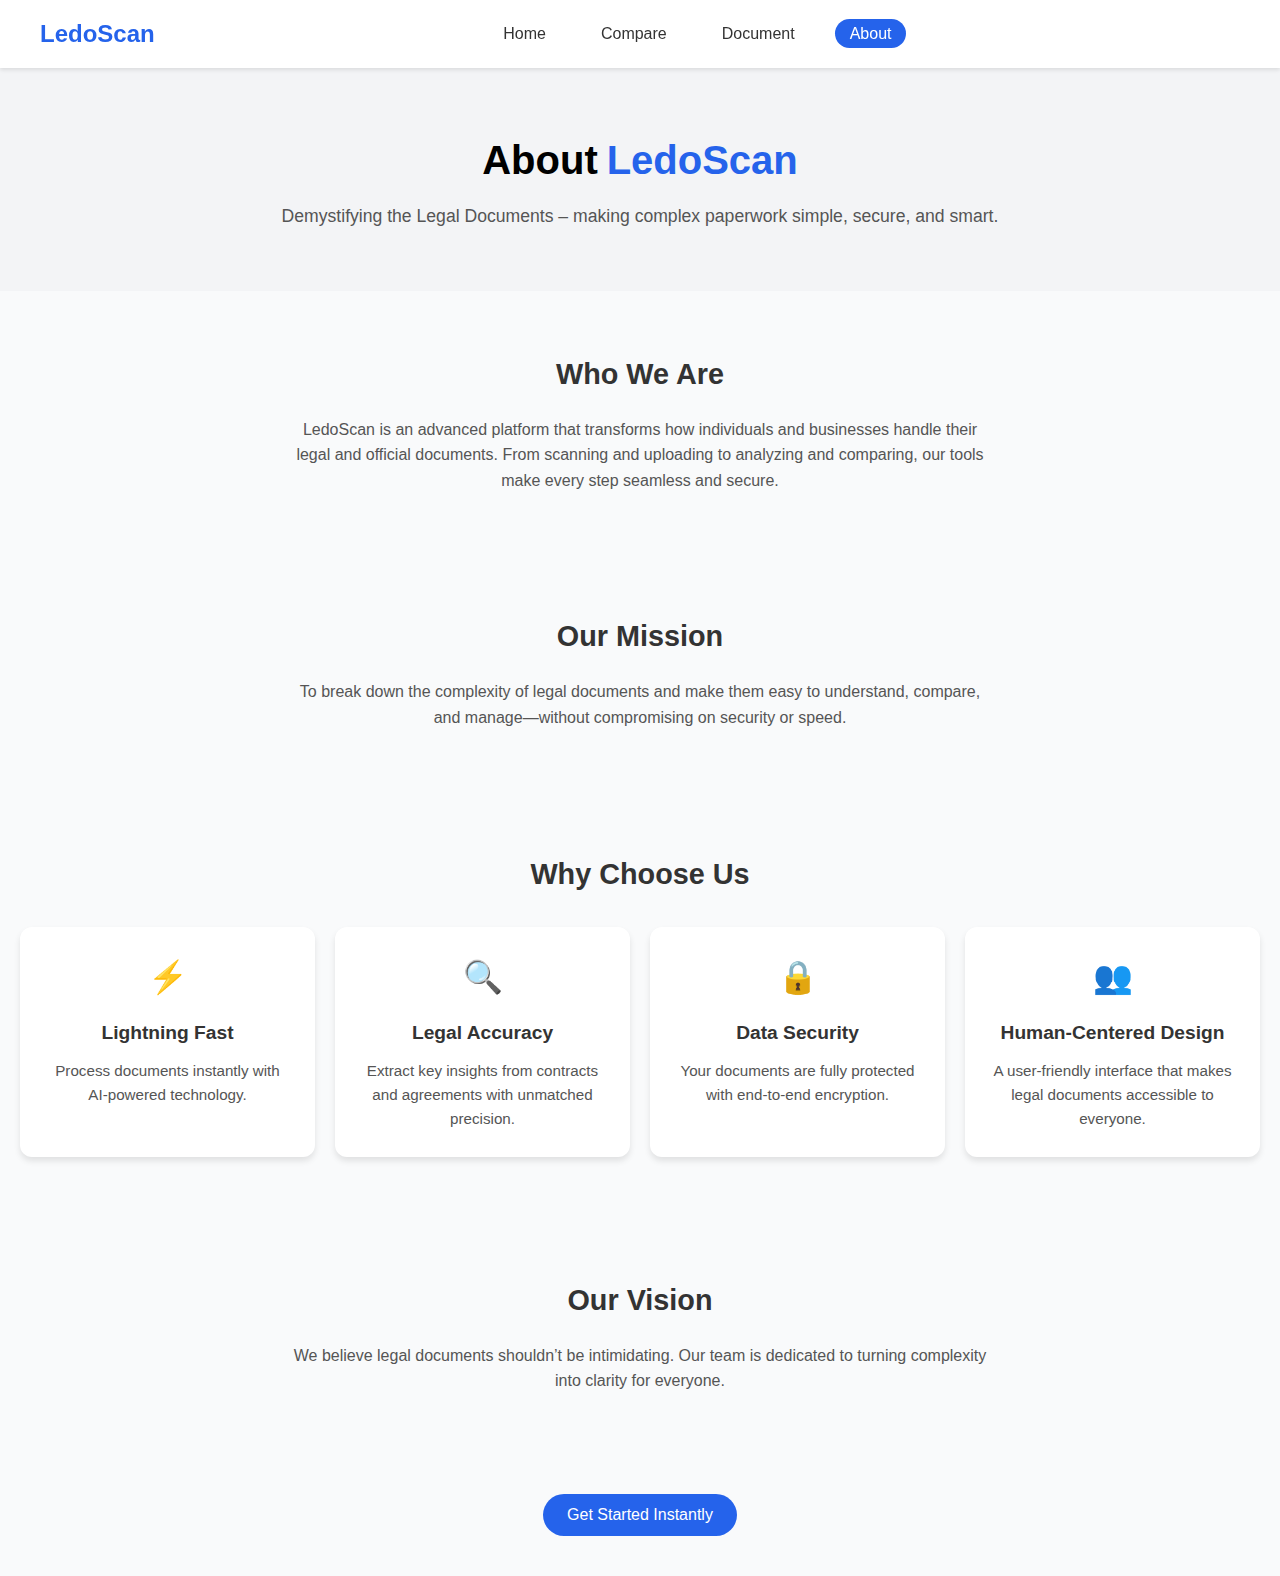
<file: Frontend/about.html>
<!DOCTYPE html>
<html lang="en">
<head>
  <meta charset="UTF-8">
  <meta name="viewport" content="width=device-width, initial-scale=1.0">
  <title>About | LedoScan</title>
  <style>
    /* General Reset */
    * {
      margin: 0;
      padding: 0;
      box-sizing: border-box;
      font-family: Arial, sans-serif;
    }

    body {
      background-color: #f9fafb;
      color: #333;
      line-height: 1.6;
    }

    /* Navbar */
    header {
      background: #fff;
      padding: 15px 40px;
      box-shadow: 0 2px 4px rgba(0,0,0,0.1);
      display: flex;
      justify-content: space-between;
      align-items: center;
      position: sticky;
      top: 0;
      z-index: 1000;
    }

    .logo {
      font-size: 1.5rem;
      font-weight: bold;
      color: #2563eb;
    }

    nav {
      flex: 1;
      display: flex;
      justify-content: center;
    }

    nav ul {
      list-style: none;
      display: flex;
      gap: 25px;
    }

    nav ul li a {
      text-decoration: none;
      color: #333;
      font-weight: 500;
      padding: 6px 15px;
      border-radius: 20px;
      transition: all 0.3s ease;
    }

    nav ul li a:hover,
    nav ul li a.active {
      background: #2563eb;
      color: #fff;
    }

    /* About Section */
    .about {
      text-align: center;
      padding: 60px 20px;
      background: #f3f4f6;
    }

    .about h1 {
      font-size: 2rem;
      font-weight: bold;
      color: #2563eb;
      margin-bottom: 10px;
    }

    .about p {
      font-size: 1.1rem;
      color: #555;
    }

    /* Content Sections */
    .section {
      text-align: center;
      padding: 60px 20px;
    }

    .section h2 {
      font-size: 1.8rem;
      font-weight: bold;
      margin-bottom: 20px;
    }

    .section p {
      max-width: 700px;
      margin: auto;
      color: #555;
    }

    /* Why Choose Us */
    .why-cards {
      display: grid;
      grid-template-columns: repeat(auto-fit, minmax(250px, 1fr));
      gap: 20px;
      margin-top: 30px;
    }

    .card {
      background: #fff;
      padding: 25px;
      border-radius: 12px;
      box-shadow: 0 4px 6px rgba(0,0,0,0.1);
      text-align: center;
      transition: transform 0.2s;
    }

    .card:hover {
      transform: translateY(-5px);
    }

    .card .icon {
      font-size: 2rem;
      margin-bottom: 15px;
    }

    .card h3 {
      font-size: 1.2rem;
      font-weight: bold;
      margin-bottom: 10px;
    }

    .card p {
      color: #555;
      font-size: 0.95rem;
    }

    /* CTA */
    .cta {
      text-align: center;
      margin: 40px 0;
    }

    .cta button {
      background: #2563eb;
      color: #fff;
      border: none;
      padding: 12px 24px;
      font-size: 1rem;
      border-radius: 25px;
      cursor: pointer;
      transition: background 0.3s ease;
    }

    .cta button:hover {
      background: #1d4ed8;
    }
  </style>
</head>
<body>

  <!-- Navbar -->
  <header>
    <div class="logo">LedoScan</div>
    <nav>
  <ul class="nav-links">
    <li><a href="main.html">Home</a></li>
    <li><a href="compare.html">Compare</a></li>
    <li><a href="document.html">Document</a></li>
    <li><a href="about.html"class="active" aria-current="page">About</a></li>
  </ul>
    </nav>
  </header>

  <!-- About -->
 <section class="about">
  <h1>
    <span style="color: black; font-weight: 750 ; font-size: 2.5rem;">About</span>
    <span style="color: #2563eb; font-weight: 750; font-size: 2.5rem;">LedoScan</span>
  </h1>
  <p>Demystifying the Legal Documents – making complex paperwork simple, secure, and smart.</p>
</section>

  <!-- Who We Are -->
  <section class="section">
    <h2>Who We Are</h2>
    <p>LedoScan is an advanced platform that transforms how individuals and businesses handle their legal and official documents. From scanning and uploading to analyzing and comparing, our tools make every step seamless and secure.</p>
  </section>

  <!-- Our Mission -->
  <section class="section">
    <h2>Our Mission</h2>
    <p>To break down the complexity of legal documents and make them easy to understand, compare, and manage—without compromising on security or speed.</p>
  </section>

  <!-- Why Choose Us -->
  <section class="section">
    <h2>Why Choose Us</h2>
    <div class="why-cards">
      <div class="card">
        <div class="icon">⚡</div>
        <h3>Lightning Fast</h3>
        <p>Process documents instantly with AI-powered technology.</p>
      </div>
      <div class="card">
        <div class="icon">🔍</div>
        <h3>Legal Accuracy</h3>
        <p>Extract key insights from contracts and agreements with unmatched precision.</p>
      </div>
      <div class="card">
        <div class="icon">🔒</div>
        <h3>Data Security</h3>
        <p>Your documents are fully protected with end-to-end encryption.</p>
      </div>
      <div class="card">
        <div class="icon">👥</div>
        <h3>Human-Centered Design</h3>
        <p>A user-friendly interface that makes legal documents accessible to everyone.</p>
      </div>
    </div>
  </section>

  <!-- Vision -->
  <section class="section">
    <h2>Our Vision</h2>
    <p>We believe legal documents shouldn’t be intimidating. Our team is dedicated to turning complexity into clarity for everyone.</p>
  </section>

  <!-- CTA -->
  <div class="cta">
    <a href="main.html"><button>Get Started Instantly</button></a>

  </div>

</body>
</html>
</file>
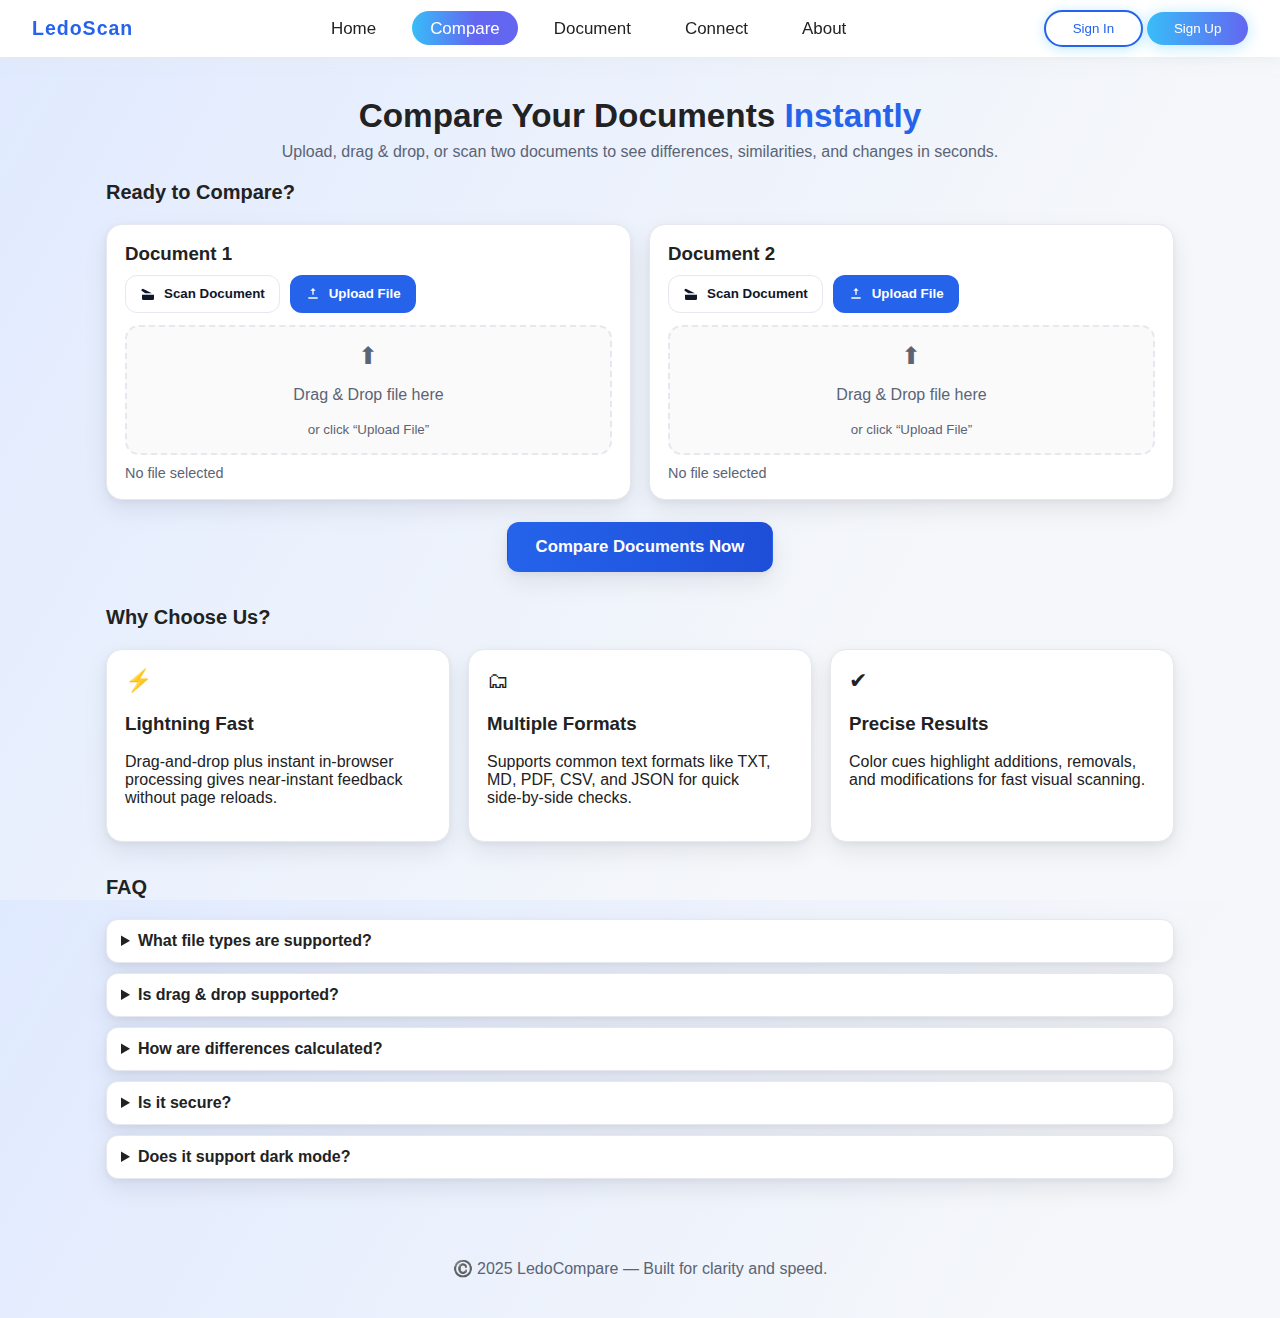
<file: Frontend/compare.html>
<!-- compare.html -->
<!DOCTYPE html>
<html lang="en" data-theme="light">
<head>
  <meta charset="UTF-8" />
  <meta name="viewport" content="width=device-width, initial-scale=1" />
  <title>Document Compare</title>
  <link rel="stylesheet" href="compare.css" />
</head>
<!-- Navbar (copied de\sign from first page) -->
<nav id="navbar">
  <div class="logo">LedoScan</div>

  <ul class="nav-links">
    <li><a href="main.html">Home</a></li>
    <li><a href="compare.html" class="active" aria-current="page">Compare</a></li>
    <li><a href="document.html">Document</a></li>
    <li><a href="connect.html" >Connect</a></li>
    <li><a href="about.html">About</a></li>
  </ul>

  <div class="auth-top">
    <button class="btn-outline nav-btn" id="signInShow">Sign In</button>
    <button class="btn-gradient nav-btn" id="signUpShow">Sign Up</button>
  </div>
</nav>

    <!-- Hero -->
    <section class="hero">
      <h1>Compare Your Documents <span class="accent">Instantly</span></h1>
      <p class="sub">Upload, drag & drop, or scan two documents to see differences, similarities, and changes in seconds.</p>
    </section>

    <!-- Upload Section -->
    <section class="upload-section">
      <h2 class="section-title">Ready to Compare?</h2>

      <div class="upload-grid">
        <!-- Document 1 -->
        <div class="upload-card" id="card1">
          <h3>Document 1</h3>

          <div class="button-row">
            <button class="btn btn-dark ghost" data-scan="1" type="button">
              <!-- Scanner icon -->
              <svg width="16" height="16" viewBox="0 0 24 24" aria-hidden="true"><path fill="currentColor" d="M3 13h18v6a2 2 0 0 1-2 2H5a2 2 0 0 1-2-2v-6Zm0-2l14.74 0L5.11 4.39A2 2 0 0 0 2.39 7.1L7.9 11H3Z"/></svg>
              Scan Document
            </button>
            <button class="btn btn-primary" data-upload="1" type="button">
              <!-- Upload icon -->
              <svg width="16" height="16" viewBox="0 0 24 24" aria-hidden="true"><path fill="currentColor" d="M12 3l4 4h-3v6h-2V7H8l4-4Zm-7 14h14v2H5v-2Z"/></svg>
              Upload File
            </button>
            <input id="file1" type="file" accept=".txt,.md,.csv, .pdf, .json" class="hidden-input" />
          </div>

          <div class="dropzone" id="drop1" tabindex="0" aria-label="Drop files for Document 1">
            <div class="dz-inner">
              <div class="dz-icon">⬆</div>
              <p>Drag & Drop file here</p>
              <small>or click “Upload File”</small>
            </div>
          </div>

          <p class="file-meta" id="meta1">No file selected</p>
        </div>

        <!-- Document 2 -->
        <div class="upload-card" id="card2">
          <h3>Document 2</h3>

          <div class="button-row">
            <button class="btn btn-dark ghost" data-scan="2" type="button">
              <svg width="16" height="16" viewBox="0 0 24 24" aria-hidden="true"><path fill="currentColor" d="M3 13h18v6a2 2 0 0 1-2 2H5a2 2 0 0 1-2-2v-6Zm0-2l14.74 0L5.11 4.39A2 2 0 0 0 2.39 7.1L7.9 11H3Z"/></svg>
              Scan Document
            </button>
            <button class="btn btn-primary" data-upload="2" type="button">
              <svg width="16" height="16" viewBox="0 0 24 24" aria-hidden="true"><path fill="currentColor" d="M12 3l4 4h-3v6h-2V7H8l4-4Zm-7 14h14v2H5v-2Z"/></svg>
              Upload File
            </button>
            <input id="file2" type="file" accept=".txt,.md,.csv, .pdf, .json" class="hidden-input" />
          </div>

          <div class="dropzone" id="drop2" tabindex="0" aria-label="Drop files for Document 2">
            <div class="dz-inner">
              <div class="dz-icon">⬆</div>
              <p>Drag & Drop file here</p>
              <small>or click “Upload File”</small>
            </div>
          </div>

          <p class="file-meta" id="meta2">No file selected</p>
        </div>
      </div>

      <div class="cta-row">
        <button id="compareBtn" class="btn btn-cta" type="button">Compare Documents Now</button>
      </div>
    </section>

    <!-- Results Section -->
    <section id="results" class="results hidden" aria-live="polite">
      <h2 class="section-title">Results</h2>

      <div class="legend">
      </div>

      <div class="preview-grid">
        <article class="preview-card">
          <header><h3>Document 1 Preview</h3></header>
          <div id="preview1" class="preview-content" aria-label="Document 1 preview"></div>
        </article>

        <article class="preview-card">
          <header><h3>Document 2 Preview</h3></header>
          <div id="preview2" class="preview-content" aria-label="Document 2 preview"></div>
        </article>
      </div>

      <div class="summary-card" id="summaryCard">
        <div class="summary-head">
          <h3>Summary</h3>
          <div class="score">
            <span id="similarity">0%</span>
            <small>Similarity</small>
          </div>
        </div>
        <ul id="keyDiffs" class="key-diffs"></ul>
        <div class="suggested">
          Suggested better document: <strong id="suggestedDoc">—</strong>
        </div>

        <div class="summary-actions">
          <button id="downloadBtn" class="btn btn-secondary" type="button">Download Report (PDF)</button>
          <button id="recompareBtn" class="btn ghost" type="button">Re-Compare</button>
        </div>
      </div>
    </section>

    <!-- Why Choose Us -->
    <section class="why">
      <h2 class="section-title">Why Choose Us?</h2>
      <div class="why-grid">
        <div class="why-card">
          <div class="why-icon">⚡</div>
          <h3>Lightning Fast</h3>
          <p>Drag‑and‑drop plus instant in‑browser processing gives near‑instant feedback without page reloads.</p>
        </div>
        <div class="why-card">
          <div class="why-icon">🗂</div>
          <h3>Multiple Formats</h3>
          <p>Supports common text formats like TXT, MD, PDF, CSV, and JSON for quick side‑by‑side checks.</p>
        </div>
        <div class="why-card">
          <div class="why-icon">✔</div>
          <h3>Precise Results</h3>
          <p>Color cues highlight additions, removals, and modifications for fast visual scanning.</p>
        </div>
      </div>
    </section>

    <!-- FAQ -->
    <section class="faq">
      <h2 class="section-title">FAQ</h2>

      <details>
        <summary>What file types are supported?</summary>
        <p>Text formats such as .txt, .md, .pdf, .csv, and .json are supported for preview and dummy comparisons.</p>
      </details>

      <details>
        <summary>Is drag & drop supported?</summary>
        <p>Yes, drop zones accept files and use the HTML Drag and Drop API with dragover and drop handlers.</p>
      </details>

      <details>
        <summary>How are differences calculated?</summary>
        <p>A lightweight in‑browser routine tokenizes text and highlights basic added, removed, and modified words.</p>
      </details>

      <details>
        <summary>Is it secure?</summary>
        <p>All logic runs in the browser; printing the report uses the system’s print dialog where users can save as PDF.</p>
      </details>

      <details>
        <summary>Does it support dark mode?</summary>
        <p>Yes, it honors the system preference and lets users toggle a persistent theme using local storage.</p>
      </details>
    </section>
  </main>

  <footer class="footer">
    <p>©️ 2025 LedoCompare — Built for clarity and speed.</p>
  </footer>

  <script src="compare.js"></script>
</body>
</html>
</file>
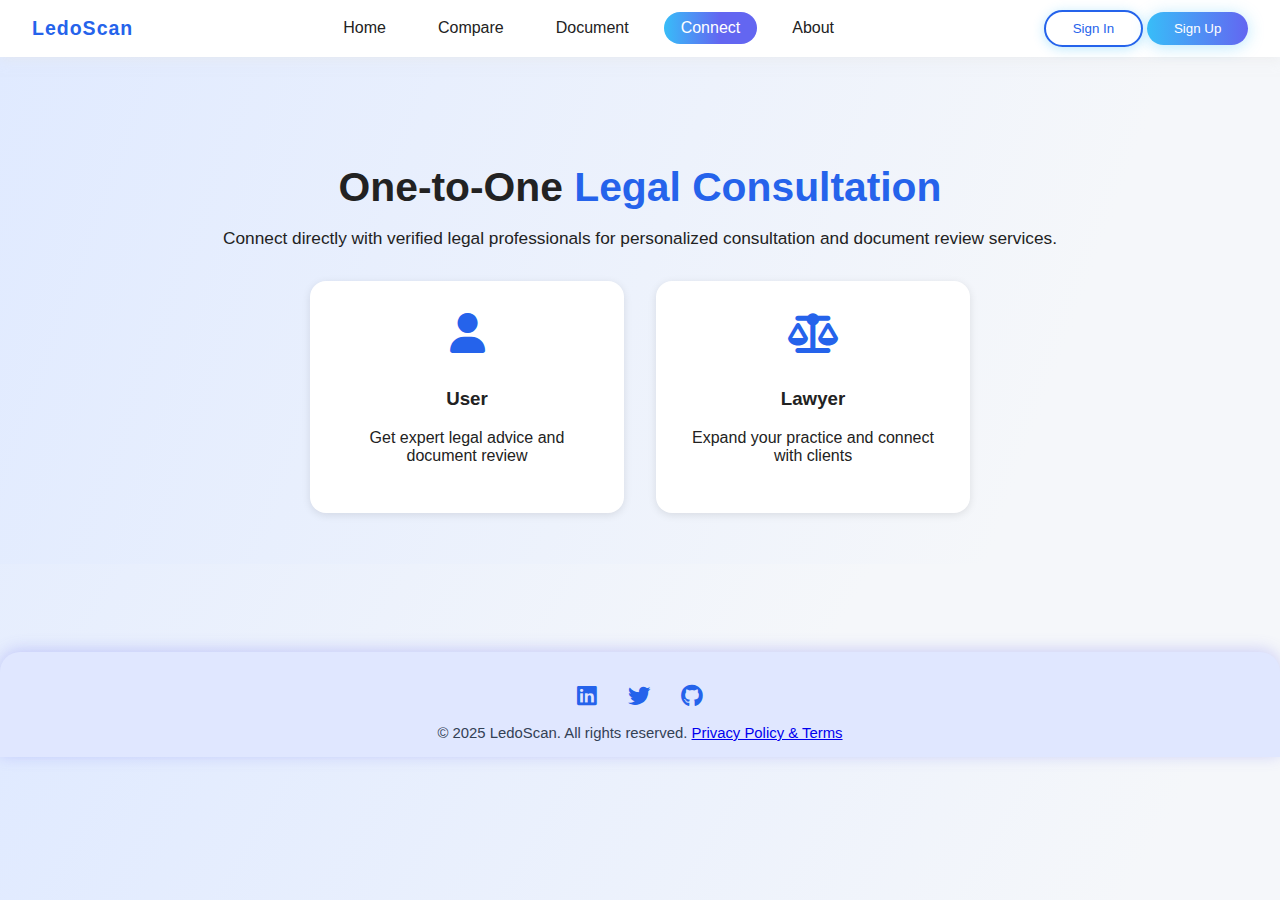
<file: Frontend/connect.html>
<!DOCTYPE html>
<html lang="en">
<head>
  <meta charset="UTF-8" />
  <meta name="viewport" content="width=device-width, initial-scale=1.0"/>
  <title>LedoScan - Connect</title>
  <link rel="stylesheet" href="connect.css" />
  <link rel="stylesheet"
    href="https://cdnjs.cloudflare.com/ajax/libs/font-awesome/6.4.0/css/all.min.css"/>
  <script src="connect.js" defer></script>
</head>
<body>
  <!-- Navbar -->
  <nav id="navbar">
    <div class="logo">LedoScan</div>
    <ul class="nav-links">
      <li><a href="main.html">Home</a></li>
      <li><a href="compare.html">Compare</a></li>
      <li><a href="document.html">Document</a></li>
      <li><a href="connect.html" class="active">Connect</a></li>
      <li><a href="about.html">About</a></li>
    </ul>
    <div class="auth-top">
      <button class="btn-outline nav-btn" id="signInShow">Sign In</button>
      <button class="btn-gradient nav-btn" id="signUpShow">Sign Up</button>
    </div>
  </nav>

  <!-- Hero Section -->
  <section class="hero">
    <h1>One-to-One <span>Legal Consultation</span></h1>
    <p class="hero-text">
      Connect directly with verified legal professionals for personalized consultation and document review services.
    </p>

    <div class="option-cards">
      <div id="user-btn" class="option-card">
        <i class="fa-solid fa-user icon"></i>
        <h3>User</h3>
        <p>Get expert legal advice and document review</p>
      </div>
      <div id="lawyer-btn" class="option-card">
        <i class="fa-solid fa-scale-balanced icon"></i>
        <h3>Lawyer</h3>
        <p>Expand your practice and connect with clients</p>
      </div>
    </div>
  </section>

  <!-- Login Section -->
  <section id="login-section" class="login hidden">
    <div class="login-box">
      <h2 id="login-title">User Sign In</h2>
      <form>
        <input type="email" placeholder="Email" required />
        <input type="password" placeholder="Password" required />
        <button type="submit" class="btn-gradient">Sign In</button>
      </form>

      <div class="divider"><span>or</span></div>

      <button class="btn-google"><i class="fa-brands fa-google"></i> Continue with Google</button>
      <button class="btn-phone"><i class="fa-solid fa-phone"></i> Continue with Phone No</button>

      <p class="auth-switch">Don’t have an account? <a href="#">Create one</a></p>
      <button id="back-btn" class="btn-outline">← Back</button>
    </div>
  </section>
    <!-- User Interface Section -->
  <!-- User Interface Section -->
<section id="user-interface" class="hidden">
  <div class="interface-box">
    <h2>Request Legal Consultation</h2>
    <textarea id="request-message" placeholder="Describe your issue..."></textarea>

    <!-- File upload -->
    <input type="file" id="request-file" />
    <p id="file-name" class="file-name"></p>

    <button id="send-request" class="btn-gradient">Send Request</button>
    <p id="request-status" class="status-msg"></p>
  </div>
</section>


  <!-- Lawyer Interface Section -->
  <section id="lawyer-interface" class="hidden">
    <div class="interface-box">
      <h2>Incoming Requests</h2>
      <div id="requests-list" class="requests-list">
        <!-- Requests will appear here -->
      </div>
    </div>
  </section>

  <!-- Footer -->
  <footer>
    <div class="footer-social">
      <a href="#"><i class="fab fa-linkedin"></i></a>
      <a href="#"><i class="fab fa-twitter"></i></a>
      <a href="#"><i class="fab fa-github"></i></a>
    </div>
    <div class="footer-info">
      <span>© 2025 LedoScan. All rights reserved.</span>
      <a href="Term.html">Privacy Policy & Terms</a> 
    </div>
  </footer>
</body>
</html>
</file>
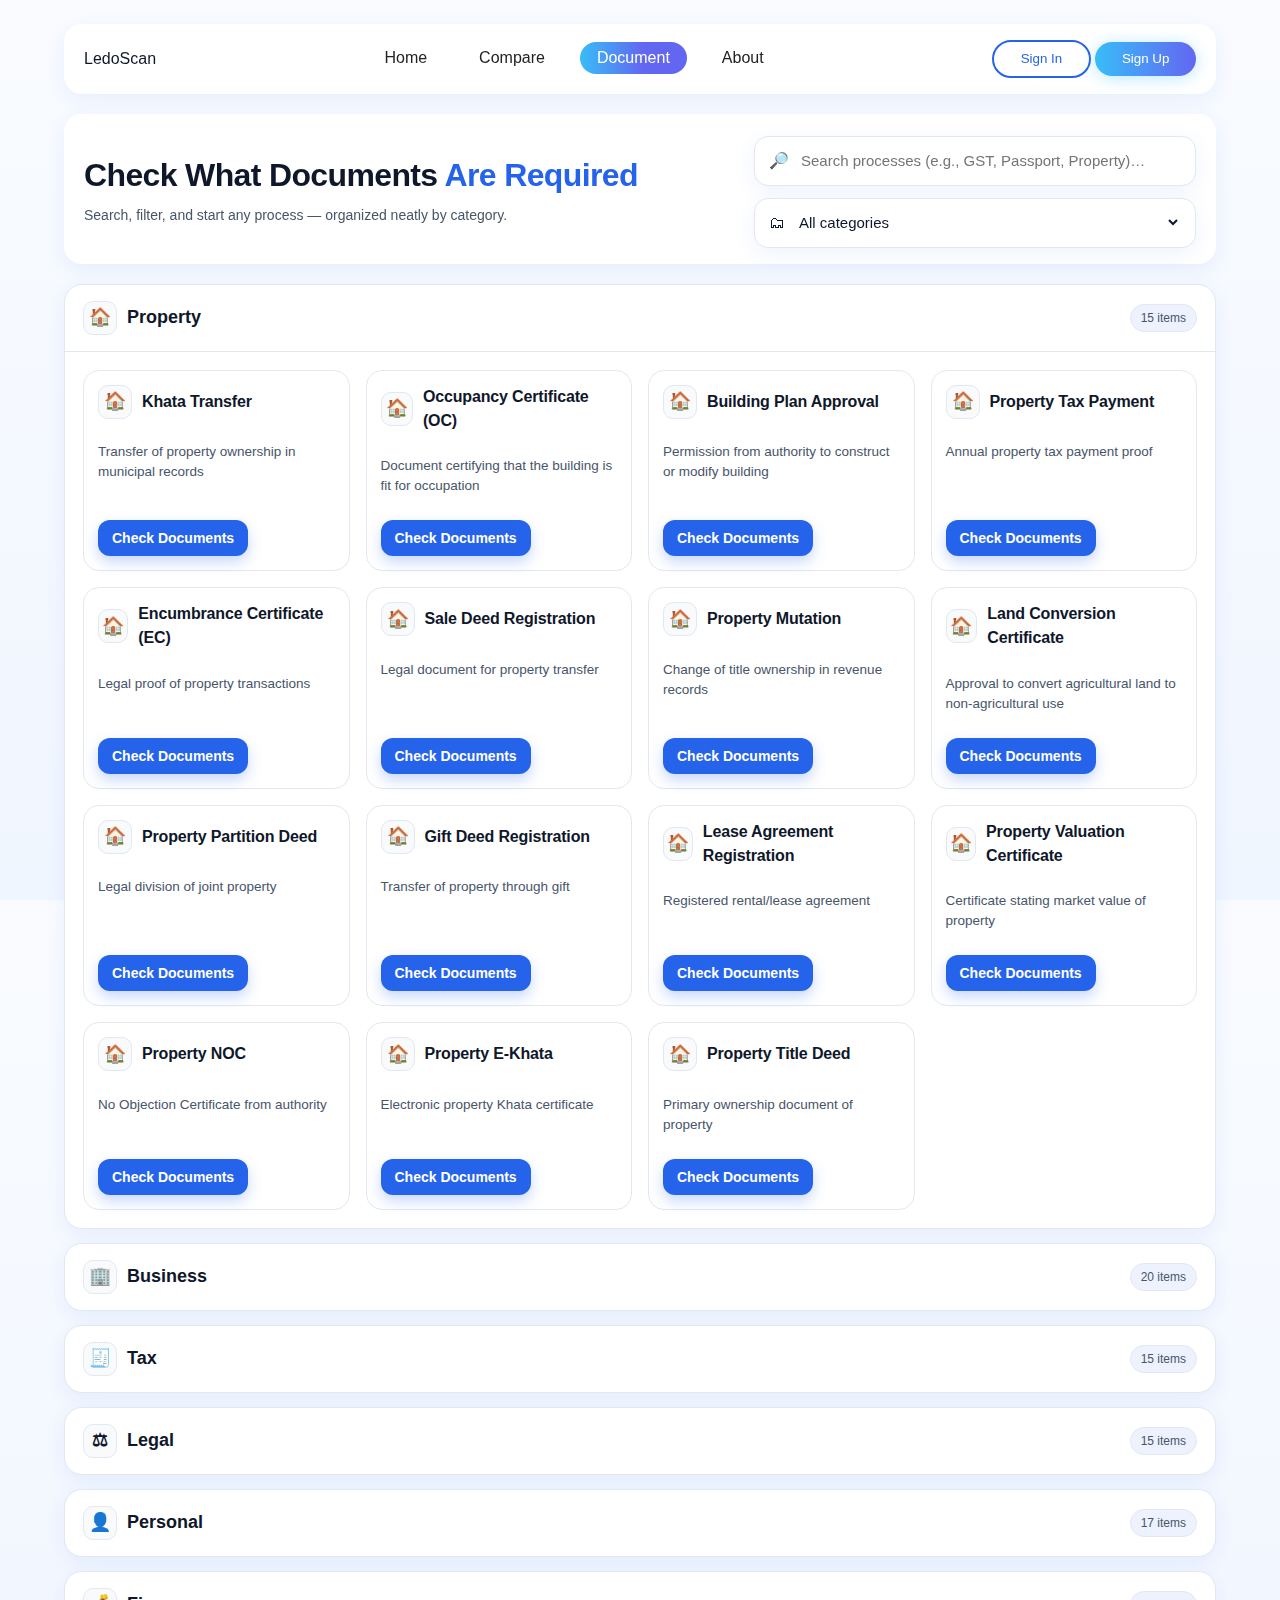
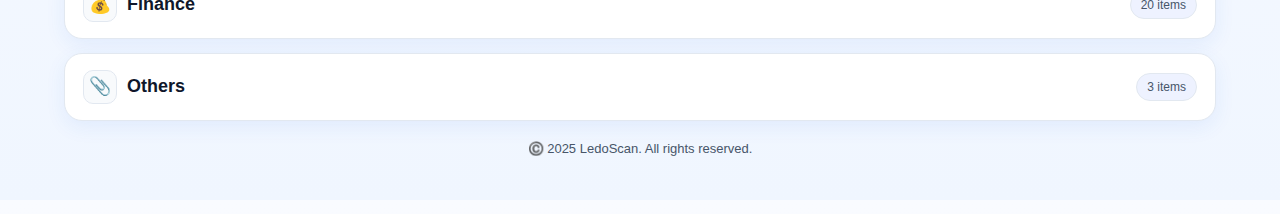
<file: Frontend/document.html>
<!doctype html>
<html lang="en">
<head>
  <meta charset="utf-8" />
  <meta name="viewport" content="width=device-width, initial-scale=1" />
  <title>Process Dashboard</title>
  <link rel="stylesheet" href="document.css">
</head>
<body>
  <main class="wrap">
    <!-- White Navigation Bar -->
     <nav class="navbar">
  <div class="brand">LedoScan</div>
  <ul class="nav-links">
    <li><a href="main.html">Home</a></li>
    <li><a href="compare.html">Compare</a></li>
    <li><a href="document.html"class="active">Document</a></li>
    <li><a href="about.html">About</a></li>
  </ul>
  
  <div class="nav-actions">
    <button class="nav-btn btn-outline">Sign In</button>
    <button class="nav-btn btn-gradient">Sign Up</button>
  </div>
</nav>

    <nav class="navbar">
      <div class="nav-left">
        <div class="title">
          Check What Documents <span class="highlight">Are Required</span>
        </div>
        <div class="sub">
          Search, filter, and start any process — organized neatly by category.
        </div>
      </div>
      <div class="toolbar" role="search">
        <label class="input" aria-label="Search processes">
          <span>🔎</span>
          <input id="searchInput" type="search" placeholder="Search processes (e.g., GST, Passport, Property)…" autocomplete="off" />
        </label>
        <label class="select" aria-label="Filter by category">
          <span>🗂</span>
          <select id="categoryFilter">
            <option value="All" selected>All categories</option>
            <option>Property</option>
            <option>Business</option>
            <option>Tax</option>
            <option>Legal</option>
            <option>Personal</option>
            <option>Finance</option>
            <option>Others</option>
          </select>
        </label>
      </div>
    </nav>

    <!-- Categories will be injected here -->
    <section id="categories"></section>

    <p class="foot">©️ 2025 LedoScan. All rights reserved.</p>
  </main>

  <!-- Modal -->
  <div id="modal" class="modal" role="dialog" aria-modal="true" aria-labelledby="md-title">
    <div class="dialog" role="document">
      <header>
        <div>
          <h3 id="md-title"></h3>
          <div id="md-cat" class="cat"></div>
        </div>
        <button id="md-close" class="btn" aria-label="Close">Close</button>
      </header>
      <div class="body">
        <p id="md-desc"></p>
        <ol id="md-docs" class="doclist"></ol>
        <div class="source">Source: <a id="md-source" href="#" target="_blank" rel="noopener">Official site</a></div>
        <div class="copy">Note: Requirements can vary by state/ULB. Always cross-check the linked official page before applying.</div>
      </div>
    </div>
  </div>

  <script src="document.js"></script>
</body>
</html>
</file>
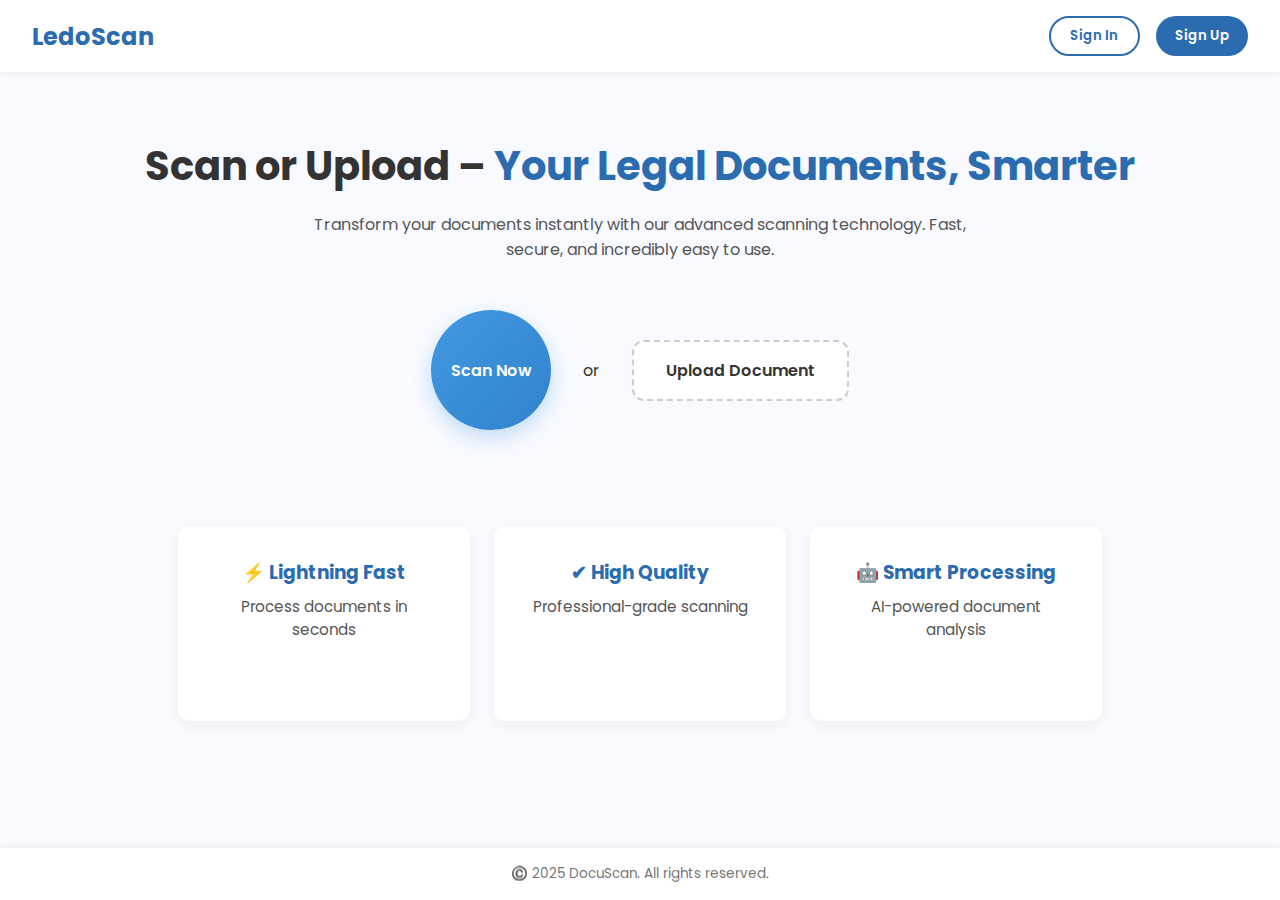
<file: Frontend/legal2.html>
<!DOCTYPE html>
<html lang="en">
<head>
  <meta charset="UTF-8" />
  <meta name="viewport" content="width=device-width, initial-scale=1.0"/>
  <title>Document Scanner</title>
  <link href="https://fonts.googleapis.com/css2?family=Poppins:wght@400;600;700&display=swap" rel="stylesheet">
  <style>
    * {
      margin: 0;
      padding: 0;
      box-sizing: border-box;
      font-family: "Poppins", sans-serif;
    }

    body {
      background: #f8faff;
      color: #333;
      display: flex;
      flex-direction: column;
      min-height: 100vh;
    }

    header {
      width: 100%;
      padding: 1rem 2rem;
      display: flex;
      justify-content: space-between;
      align-items: center;
      background: #fff;
      box-shadow: 0 2px 5px rgba(0,0,0,0.05);
      position: sticky;
      top: 0;
      z-index: 1000;
    }

    header h2 {
      font-weight: 700;
      color: #2b6cb0;
    }

    .auth-buttons {
      display: flex;
      gap: 1rem;
    }

    .auth-buttons button {
      padding: 0.5rem 1.2rem;
      border: none;
      border-radius: 25px;
      font-weight: 600;
      cursor: pointer;
      transition: all 0.3s ease;
    }

    .auth-buttons .sign-in {
      background: transparent;
      border: 2px solid #2b6cb0;
      color: #2b6cb0;
    }

    .auth-buttons .sign-in:hover {
      background: #2b6cb0;
      color: #fff;
    }

    .auth-buttons .sign-up {
      background: #2b6cb0;
      color: #fff;
    }

    .auth-buttons .sign-up:hover {
      opacity: 0.9;
    }

    .hero {
      flex: 1;
      display: flex;
      flex-direction: column;
      align-items: center;
      text-align: center;
      padding: 4rem 2rem;
    }

    .hero h1 {
      font-size: 2.5rem;
      font-weight: 700;
      margin-bottom: 1rem;
    }

    .hero h1 span {
      color: #2b6cb0;
    }

    .hero p {
      max-width: 700px;
      font-size: 1rem;
      color: #555;
      margin-bottom: 3rem;
    }

    .action-buttons {
      display: flex;
      align-items: center;
      gap: 2rem;
      margin-bottom: 4rem;
      flex-wrap: wrap;
      justify-content: center;
    }

    .scan-btn {
      width: 120px;
      height: 120px;
      border-radius: 50%;
      background: linear-gradient(135deg, #4299e1, #3182ce);
      display: flex;
      align-items: center;
      justify-content: center;
      color: #fff;
      font-weight: 600;
      font-size: 1rem;
      border: none;
      cursor: pointer;
      box-shadow: 0 8px 20px rgba(66,153,225,0.3);
      transition: transform 0.3s ease, box-shadow 0.3s ease;
    }

    .scan-btn:hover {
      transform: scale(1.05);
      box-shadow: 0 12px 24px rgba(66,153,225,0.4);
    }

    .upload-btn {
      padding: 1rem 2rem;
      border: 2px dashed #ccc;
      border-radius: 12px;
      background: #fff;
      font-weight: 600;
      cursor: pointer;
      transition: border-color 0.3s ease, transform 0.3s ease;
    }

    .upload-btn:hover {
      border-color: #2b6cb0;
      transform: scale(1.02);
    }

    .features {
      display: flex;
      flex-wrap: wrap;
      gap: 1.5rem;
      justify-content: center;
      margin-top: 2rem;
    }

    .feature-card {
      background: #fff;
      padding: 2rem;
      border-radius: 12px;
      box-shadow: 0 4px 15px rgba(0,0,0,0.05);
      flex: 1 1 250px;
      max-width: 300px;
      transition: transform 0.3s ease, box-shadow 0.3s ease;
    }

    .feature-card:hover {
      transform: translateY(-5px);
      box-shadow: 0 8px 20px rgba(0,0,0,0.1);
    }

    .feature-card h3 {
      margin-bottom: 0.5rem;
      color: #2b6cb0;
    }

    .feature-card p {
      color: #555;
      font-size: 0.95rem;
    }

    footer {
      text-align: center;
      padding: 1rem;
      background: #fff;
      box-shadow: 0 -2px 5px rgba(0,0,0,0.05);
      font-size: 0.85rem;
      color: #777;
    }

    /* Modal styles */
    .modal {
      display: none;
      position: fixed;
      z-index: 2000;
      left: 0;
      top: 0;
      width: 100%;
      height: 100%;
      overflow: auto;
      background: rgba(0,0,0,0.5);
      justify-content: center;
      align-items: center;
    }

    .modal-content {
      background: #fff;
      padding: 2rem;
      border-radius: 12px;
      width: 100%;
      max-width: 400px;
      text-align: center;
      position: relative;
    }

    .modal-content h2 {
      margin-bottom: 1rem;
      color: #2b6cb0;
    }

    .modal-content input {
      width: 100%;
      padding: 0.8rem;
      margin: 0.5rem 0;
      border: 1px solid #ccc;
      border-radius: 8px;
    }

    .modal-content button {
      margin-top: 1rem;
      width: 100%;
      padding: 0.8rem;
      background: #2b6cb0;
      color: #fff;
      border: none;
      border-radius: 8px;
      font-weight: 600;
      cursor: pointer;
    }

    .close {
      position: absolute;
      top: 10px;
      right: 15px;
      font-size: 1.5rem;
      cursor: pointer;
      color: #555;
    }
  </style>
</head>
<body>
  <header>
    <h2>LedoScan</h2>
    <div class="auth-buttons">
      <button class="sign-in">Sign In</button>
      <button class="sign-up">Sign Up</button>
    </div>
  </header>

  <section class="hero">
    <h1>Scan or Upload – <span>Your Legal Documents, Smarter</span></h1>
    <p>Transform your documents instantly with our advanced scanning technology. Fast, secure, and incredibly easy to use.</p>

    <div class="action-buttons">
      <button class="scan-btn">Scan Now</button>
      <span>or</span>
      <label class="upload-btn">
        Upload Document
        <input type="file" hidden>
      </label>
    </div>

    <div class="features">
      <div class="feature-card">
        <h3>⚡ Lightning Fast</h3>
        <p>Process documents in seconds</p>
      </div>
      <div class="feature-card">
        <h3>✔ High Quality</h3>
        <p>Professional-grade scanning</p>
      </div>
      <div class="feature-card">
        <h3>🤖 Smart Processing</h3>
        <p>AI-powered document analysis</p>
      </div>
    </div>
  </section>

  <footer>
    ©️ 2025 DocuScan. All rights reserved.
  </footer>

  <!-- Sign In Modal -->
  <div id="signInModal" class="modal">
    <div class="modal-content">
      <span class="close" onclick="closeModal('signInModal')">&times;</span>
      <h2>Sign In</h2>
      <input type="email" placeholder="Email" required>
      <input type="password" placeholder="Password" required>
      <button>Sign In</button>
    </div>
  </div>

  <!-- Sign Up Modal -->
  <div id="signUpModal" class="modal">
    <div class="modal-content">
      <span class="close" onclick="closeModal('signUpModal')">&times;</span>
      <h2>Sign Up</h2>
      <input type="text" placeholder="Full Name" required>
      <input type="email" placeholder="Email" required>
      <input type="password" placeholder="Password" required>
      <button>Sign Up</button>
    </div>
  </div>

  <script>
    const signInBtn = document.querySelector(".sign-in");
    const signUpBtn = document.querySelector(".sign-up");
    const signInModal = document.getElementById("signInModal");
    const signUpModal = document.getElementById("signUpModal");

    signInBtn.addEventListener("click", () => {
      signInModal.style.display = "flex";
    });

    signUpBtn.addEventListener("click", () => {
      signUpModal.style.display = "flex";
    });

    function closeModal(id) {
      document.getElementById(id).style.display = "none";
    }

    window.onclick = function(event) {
      if (event.target.classList.contains("modal")) {
        event.target.style.display = "none";
      }
    };
  </script>
</body>
</html>
</file>
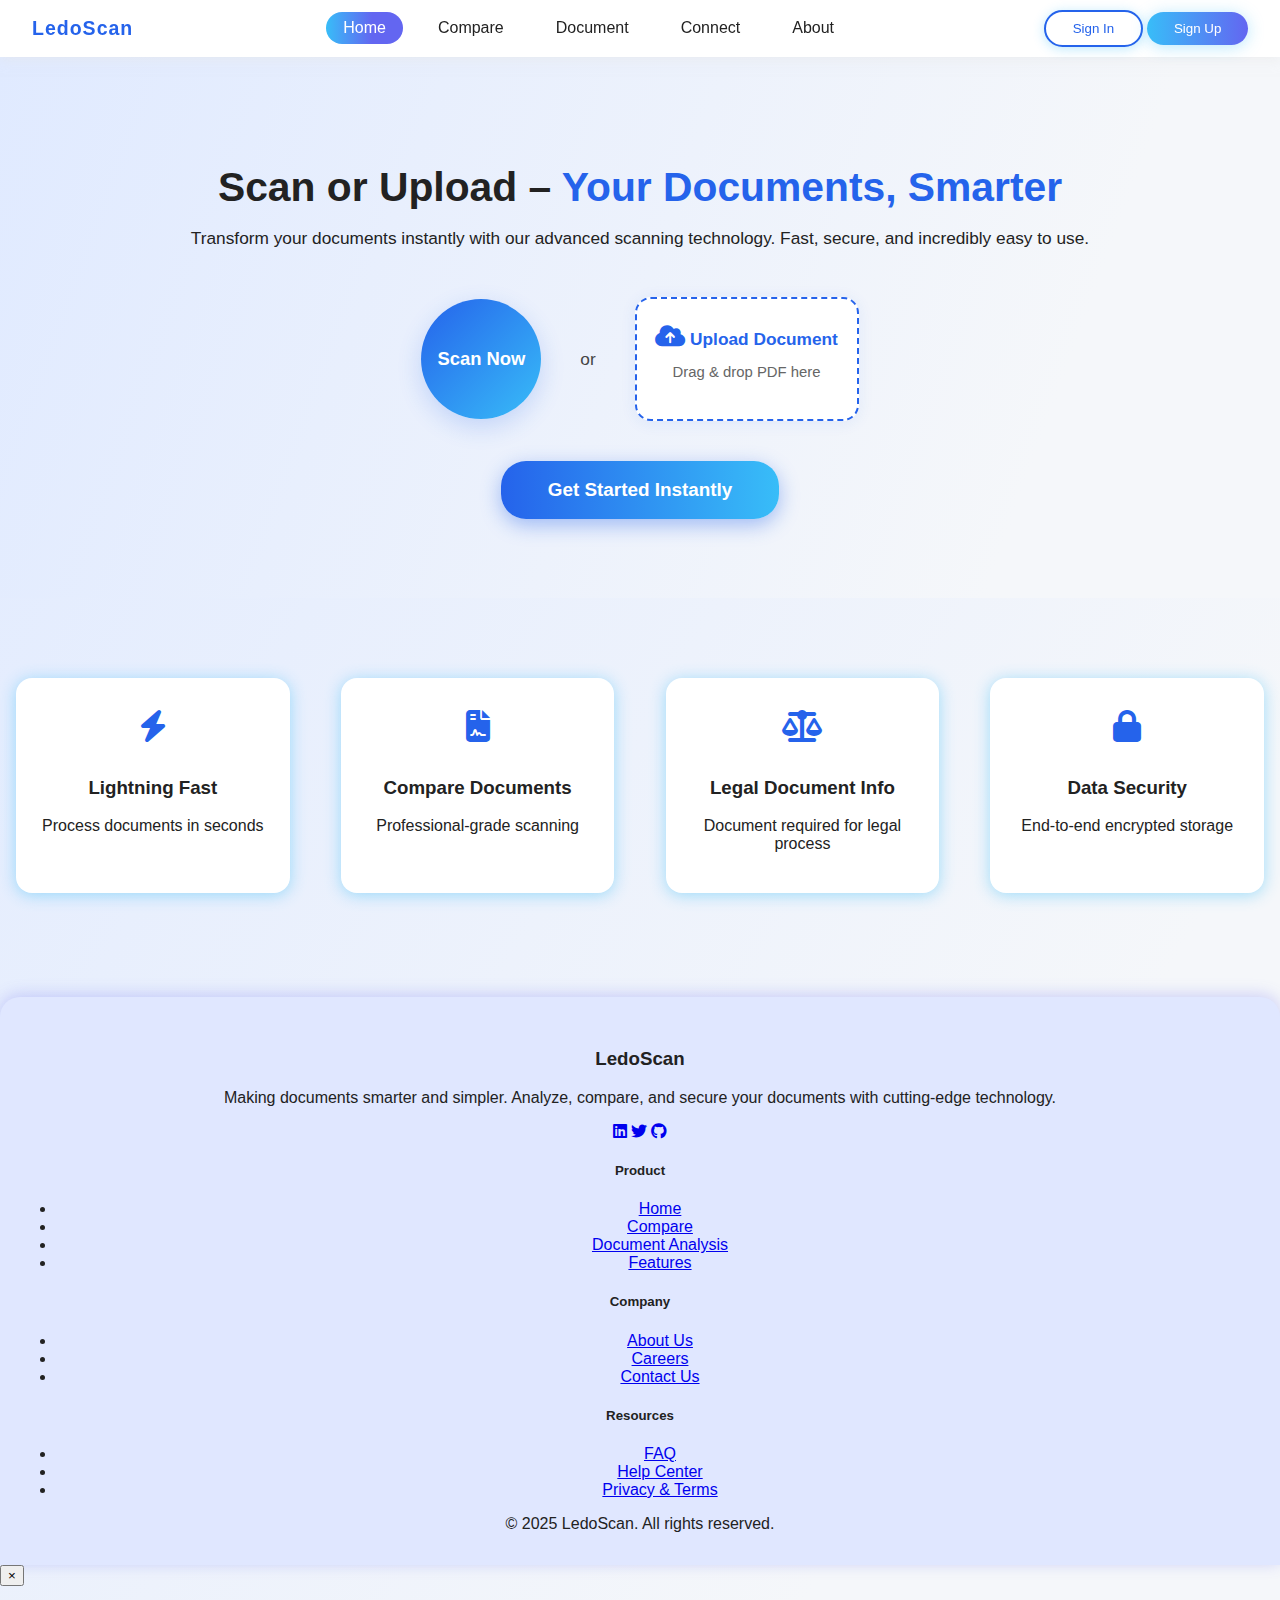
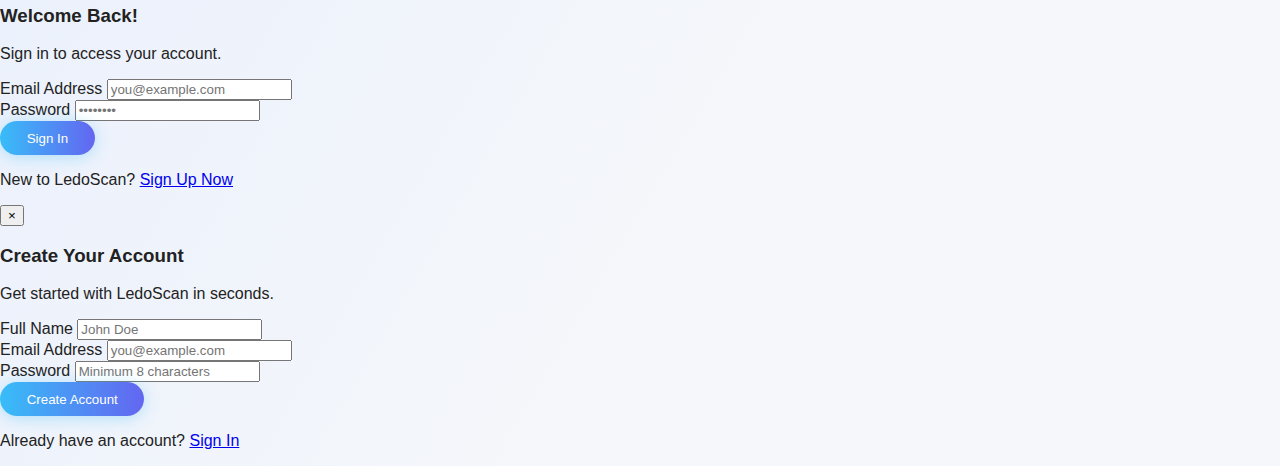
<file: Frontend/main.html>
<!DOCTYPE html>
<html lang="en">
<head>
  <meta charset="UTF-8" />
  <meta name="viewport" content="width=device-width, initial-scale=1.0"/>
  <title>LedoScan - Home</title>
  <link rel="stylesheet" href="main.css" />
  <link rel="stylesheet"
    href="https://cdnjs.cloudflare.com/ajax/libs/font-awesome/6.4.0/css/all.min.css"/>
  <script src="main.js" defer></script>
</head>
<body>
  <nav id="navbar">
    <div class="logo">LedoScan</div>
    <ul class="nav-links">

      <li><a href="main.html"class="active" aria-current="page">Home</a></li>
      <li><a href="compare.html">Compare</a></li>
      <li><a href="document.html">Document</a></li>
      <li><a href="connect.html" >Connect</a></li>
      <li><a href="about.html">About</a></li>
    </ul>
    <div class="auth-top">
      <button class="btn-outline nav-btn" id="signInShow">Sign In</button>
      <button class="btn-gradient nav-btn" id="signUpShow">Sign Up</button>
    </div>
  </nav>

  <section class="hero">
    <h1>Scan or Upload – <span>Your Documents, Smarter</span></h1>
    <p class="hero-text">
      Transform your documents instantly with our advanced scanning technology. Fast, secure, and incredibly easy to use.
    </p>
    <div class="scan-upload-area">
      <button class="scan-circular-btn" id="scanNowBtn">Scan Now</button>
      <input type="file" id="scanInput" accept="image/*" capture="environment" style="display:none;" />
      <span class="scan-or">or</span>
      <div id="drop-area">
        <label for="fileElem" class="upload-label">
          <span><i class="fa-solid fa-cloud-arrow-up"></i> <strong>Upload Document</strong></span>
          <input type="file" id="fileElem" accept=".pdf" hidden>
        </label>
        <p class="upload-desc">Drag & drop PDF here</p>
      </div>
    </div>
    <div class="get-started-btn-wrapper">
      <button id="getStartedBtn" class="get-started-btn">Get Started Instantly</button>
    </div>
  </section>

  <section id="analysis-results" class="analysis-section" style="display: none;">
    <h2 id="analysis-filename">Analysis for: property_sale_agreement.pdf</h2>
    <div class="results-container">
      <div class="pdf-view-container">
        <div class="tabs">
          <button class="tab-button active" data-tab="highlighted">Highlighted Document</button>
          <button class="tab-button" data-tab="summary">Summary Report</button>
        </div>
        <div id="highlighted-content" class="tab-content active">
          <div class="pdf-embed-wrapper">
            <embed id="highlightedPreview" src="" type="application/pdf" />
          </div>
          <a id="highlightedDownload" href="#" download="highlighted.pdf" class="btn-gradient download-btn">Download</a>
        </div>
        <div id="summary-content" class="tab-content">
           <div class="pdf-embed-wrapper">
            <embed id="summaryPreview" src="" type="application/pdf" />
          </div>
          <a id="summaryDownload" href="#" download="summary.pdf" class="btn-gradient download-btn">Download</a>
        </div>
      </div>
      <div class="charts-container">
        <div class="chart-card">
          <div class="doughnut-chart-container">
            <div id="risk-chart" class="doughnut-chart"></div>
            <div class="chart-center-text">
              <span id="total-clauses-chart">0</span>
              <span>Total Clauses</span>
            </div>
          </div>
          <div id="chart-legend" class="chart-legend">
            </div>
        </div>
      </div>
    </div>
    <div class="clause-breakdown">
      <h3>Clause-by-Clause Breakdown</h3>
      <div id="clause-list">
        </div>
    </div>
  </section>

  <section class="features">
    <div class="feature-card">
      <i class="fa-solid fa-bolt"></i>
      <h3>Lightning Fast</h3>
      <p>Process documents in seconds</p>
    </div>
    <div class="feature-card">
      <i class="fa-solid fa-file-contract"></i>
      <h3>Compare Documents</h3>
      <p>Professional-grade scanning</p>
    </div>
    <div class="feature-card">
      <i class="fa-solid fa-scale-balanced"></i>
      <h3>Legal Document Info</h3>
      <p>Document required for legal process</p>
    </div>
    <div class="feature-card">
      <i class="fa-solid fa-lock"></i>
      <h3>Data Security</h3>
      <p>End-to-end encrypted storage</p>
    </div>
  </section>
  
  <footer class="site-footer">
  <div class="footer-main">
    <div class="footer-column about">
      <h3 class="footer-logo">LedoScan</h3>
      <p>Making documents smarter and simpler. Analyze, compare, and secure your documents with cutting-edge technology.</p>
      <div class="footer-socials">
        <a href="#" aria-label="LinkedIn"><i class="fab fa-linkedin"></i></a>
        <a href="#" aria-label="Twitter"><i class="fab fa-twitter"></i></a>
        <a href="#" aria-label="GitHub"><i class="fab fa-github"></i></a>
      </div>
    </div>

    <div class="footer-column links">
      <h5>Product</h5>
      <ul>
        <li><a href="main.html">Home</a></li>
        <li><a href="compare.html">Compare</a></li>
        <li><a href="document.html">Document Analysis</a></li>
        <li><a href="#">Features</a></li>
      </ul>
    </div>

    <div class="footer-column links">
      <h5>Company</h5>
      <ul>
        <li><a href="about.html">About Us</a></li>
        <li><a href="#">Careers</a></li>
        <li><a href="#">Contact Us</a></li>
      </ul>
    </div>

    <div class="footer-column links">
      <h5>Resources</h5>
      <ul>
        <li><a href="#">FAQ</a></li>
        <li><a href="#">Help Center</a></li>
        <li><a href="Term.html">Privacy & Terms</a></li>
      </ul>
    </div>
  </div>

  <div class="footer-bottom">
    <p>© 2025 LedoScan. All rights reserved.</p>
  </div>
</footer>

  <div class="auth-modal-overlay" id="signInModal">
  <div class="auth-modal-content">
    <button class="close-btn" aria-label="Close">&times;</button>
    <h3>Welcome Back!</h3>
    <p>Sign in to access your account.</p>
    <form class="auth-form">
      <div class="form-group">
        <label for="signin-email">Email Address</label>
        <input type="email" id="signin-email" placeholder="you@example.com" required>
      </div>
      <div class="form-group">
        <label for="signin-password">Password</label>
        <input type="password" id="signin-password" placeholder="••••••••" required>
      </div>
      <button type="submit" class="btn-gradient form-btn">Sign In</button>
    </form>
    <p class="switch-form-text">
      New to LedoScan? <a href="#" id="switchToSignUp">Sign Up Now</a>
    </p>
  </div>
</div>

<div class="auth-modal-overlay" id="signUpModal">
  <div class="auth-modal-content">
    <button class="close-btn" aria-label="Close">&times;</button>
    <h3>Create Your Account</h3>
    <p>Get started with LedoScan in seconds.</p>
    <form class="auth-form">
      <div class="form-group">
        <label for="signup-name">Full Name</label>
        <input type="text" id="signup-name" placeholder="John Doe" required>
      </div>
      <div class="form-group">
        <label for="signup-email">Email Address</label>
        <input type="email" id="signup-email" placeholder="you@example.com" required>
      </div>
      <div class="form-group">
        <label for="signup-password">Password</label>
        <input type="password" id="signup-password" placeholder="Minimum 8 characters" required>
      </div>
      <button type="submit" class="btn-gradient form-btn">Create Account</button>
    </form>
    <p class="switch-form-text">
      Already have an account? <a href="#" id="switchToSignIn">Sign In</a>
    </p>
  </div>
</div>
</body>
</html>
</file>
<file: Frontend/compare.css>
/* styles.css */
:root{
  --bg: #f7f9fc;
  --surface: #ffffff;
  --text: #0f172a;
  --muted: #5b6475;
  --primary: #2563eb;
  --primary-600:#1e4ed8;
  --ring: rgba(37,99,235,0.35);
  --border: #e6e8ef;
  --shadow: 0 10px 24px rgba(2,10,30,0.08), 0 2px 6px rgba(2,10,30,0.05);

  --added: #16a34a;
  --removed: #dc2626;
  --modified: #ca8a04;
}


*{box-sizing:border-box}
html,body{height:100%}
body{
  margin:0;
  font-family: ui-sans-serif, system-ui, -apple-system, Segoe UI, Roboto, Helvetica, Arial, "Apple Color Emoji","Segoe UI Emoji";
  color:var(--text);
  background:linear-gradient(180deg,var(--bg) 0%, var(--bg) 60%, rgba(0,0,0,0) 100%);
}

/* Navbar */
.navbar{
  position:sticky; top:0; z-index:100;
  display:flex; align-items:center; gap:16px;
  padding:14px 20px;
  background:var(--surface);
  border-bottom:1px solid var(--border);
}

.brand{font-weight:800; letter-spacing:.2px}

.nav-links{
  display:flex; align-items:center; gap:14px; margin-left:auto;
}

.nav-links a{
  text-decoration:none; color:var(--muted); padding:8px 10px; border-radius:8px; transition:.2s;
}
.nav-links a:hover{color:var(--text); background:rgba(0,0,0,.03)}
.nav-links a.active{color:var(--primary); background:rgba(37,99,235,.1)}

.login-link{margin-right:6px}

.nav-actions{display:flex; align-items:center; gap:10px}

/* Mobile nav toggle */
.nav-toggle{
  display:none; margin-left:auto;
  width:40px; height:36px; border:1px solid var(--border); background:transparent; border-radius:10px;
}
.nav-toggle span{display:block; width:22px; height:2px; background:var(--text); margin:5px auto}

/* Switch */
.switch{position:relative; width:54px; height:30px; display:inline-block}
.switch input{display:none}
.slider{
  position:absolute; inset:0; background:#cbd5e1; border-radius:999px; cursor:pointer; transition:.25s;
}
.slider:before{
  content:""; position:absolute; width:22px; height:22px; left:4px; top:4px; background:white; border-radius:50%; transition:.25s; box-shadow:0 2px 6px rgba(0,0,0,.2)
}
.switch input:checked + .slider{background:#1f2937}
.switch input:checked + .slider:before{transform:translateX(24px)}

/* Hero */
.hero{max-width:1100px; margin:40px auto 10px; padding:0 16px; text-align:center}
.hero h1{font-size:clamp(1.6rem,2.6vw,2.4rem); margin:0 0 8px}
.accent{color:var(--primary)}
.sub{color:var(--muted); margin:0}

/* Upload */
.upload-section{max-width:1100px; margin:20px auto; padding:0 16px}
.section-title{font-size:1.25rem; margin:20px 0}

.upload-grid{
  display:grid; grid-template-columns:1fr 1fr; gap:18px;
}
.upload-card{
  background:var(--surface); border:1px solid var(--border); border-radius:16px; padding:18px; box-shadow:var(--shadow);
}
.upload-card h3{margin:0 0 10px}
.button-row{display:flex; gap:10px; flex-wrap:wrap}

.hidden-input{display:none}

.dropzone{
  margin-top:12px; border:2px dashed var(--border); border-radius:14px; min-height:130px;
  display:grid; place-items:center; color:var(--muted); background:rgba(0,0,0,.02);
  transition:.2s; outline:none;
}
.dropzone:focus{box-shadow:0 0 0 4px var(--ring)}
.dropzone.dragover{border-color:var(--primary); background:rgba(37,99,235,.08); color:var(--text)}
.dz-inner{text-align:center}
.dz-icon{font-size:24px; margin-bottom:6px}
.file-meta{margin:10px 0 0; color:var(--muted); font-size:.9rem}

.cta-row{display:flex; justify-content:center; margin:22px 0 8px}
.btn{
  display:inline-flex; align-items:center; gap:8px;
  padding:10px 14px; border-radius:12px; border:1px solid transparent; cursor:pointer; transition:.2s;
  font-weight:600;
}
.btn svg{display:inline-block}
.btn-primary{background:var(--primary); color:white}
.btn-primary:hover{background:var(--primary-600)}
.btn-dark{background:#1f2937; color:#fff}
.btn-cta{padding:14px 28px; font-size:1.05rem; background:linear-gradient(90deg,var(--primary),var(--primary-600)); color:#fff; box-shadow:var(--shadow)}
.btn-secondary{background:#eef2ff; color:#3730a3; border-color:#c7d2fe}
.btn-secondary:hover{filter:brightness(.97)}
.ghost{background:transparent; border:1px solid var(--border); color:var(--text)}
.ghost:hover{background:rgba(0,0,0,.03)}
.btn:focus{outline:none; box-shadow:0 0 0 4px var(--ring)}

/* Results */
.results{max-width:1100px; margin:16px auto; padding:0 16px}
.hidden{display:none}

.legend{display:flex; gap:10px; flex-wrap:wrap; margin:8px 0 14px}
.tag{
  padding:6px 10px; border-radius:999px; font-size:.85rem; color:#fff; box-shadow:var(--shadow)
}
.tag.added{background:var(--added)}
.tag.removed{background:var(--removed)}
.tag.modified{background:var(--modified)}

.preview-grid{
  display:grid; grid-template-columns:1fr 1fr; gap:18px;
}
.preview-card{
  background:var(--surface); border:1px solid var(--border); border-radius:16px; box-shadow:var(--shadow);
}
.preview-card header{padding:12px 16px; border-bottom:1px solid var(--border)}
.preview-content{
  padding:16px; min-height:200px; max-height:340px; overflow:auto; line-height:1.6;
  white-space:pre-wrap; word-break:break-word;
}
.preview-content .added{background:rgba(22,163,74,.15); color:var(--added); border-radius:4px; padding:0 3px}
.preview-content .removed{text-decoration:line-through; color:var(--removed); background:rgba(220,38,38,.1); border-radius:4px; padding:0 3px}
.preview-content .modified{background:rgba(202,138,4,.18); color:#92400e; border-radius:4px; padding:0 3px}

.summary-card{
  margin-top:18px; background:var(--surface); border:1px solid var(--border); border-radius:16px; box-shadow:var(--shadow); padding:16px;
}
.summary-head{display:flex; align-items:center; justify-content:space-between; gap:10px}
.score{display:flex; flex-direction:column; align-items:flex-end}
.score span{font-size:1.6rem; font-weight:800}
.key-diffs{margin:10px 0 0 18px}
.key-diffs li{margin:6px 0}
.suggested{margin-top:10px; font-weight:600}
.summary-actions{margin-top:12px; display:flex; gap:10px; flex-wrap:wrap}

/* Why Choose Us */
.why{max-width:1100px; margin:34px auto; padding:0 16px}
.why-grid{display:grid; grid-template-columns:repeat(3,1fr); gap:18px}
.why-card{
  padding:18px; border:1px solid var(--border); border-radius:16px; background:var(--surface); box-shadow:var(--shadow);
  transition:.2s; cursor:default;
}
.why-card:hover{transform:translateY(-2px)}
.why-icon{font-size:22px}

/* FAQ */
.faq{max-width:1100px; margin:20px auto 40px; padding:0 16px}
.faq details{border:1px solid var(--border); border-radius:12px; padding:12px 14px; margin:10px 0; background:var(--surface); box-shadow:var(--shadow)}
.faq summary{cursor:pointer; font-weight:600}

/* Footer */
.footer{padding:24px 16px; text-align:center; color:var(--muted)}

/* Responsive */
@media (max-width: 980px){
  .upload-grid, .preview-grid, .why-grid{grid-template-columns:1fr}
  .nav-links{display:none; position:absolute; left:0; right:0; top:64px; background:var(--surface); border-bottom:1px solid var(--border); padding:12px 16px; flex-direction:column}
  .nav-links.show{display:flex}
  .nav-toggle{display:inline-block}
}
.navbar {
  position: sticky;
  top: 0;
  z-index: 100;
  display: flex;
  align-items: center;
  padding: 18px 36px;
  background: #fff;
  border-bottom: 1px solid #e5e5e5;
  box-shadow: 0 2px 8px #e5e5e540;
}

.brand {
  font-weight: 800;
  color: #2563eb;
  font-size: 1.42em;
  letter-spacing: 1px;
}

.nav-links {
  list-style: none;
  display: flex;
  gap: 2.2em;
  margin-left: auto;
  margin-bottom: 0;
  padding-left: 0;
}

.nav-links li {
  display: inline-block;
}

.nav-links a {
  color: #222;
  text-decoration: none;
  font-weight: 500;
  font-size: 1.06em;
  padding: 0.44em 1em;
  border-radius: 20px;
  transition: background 0.21s, color 0.21s;
}

.nav-links a.active {
            background: linear-gradient(90deg, #38bdf8, #6366f1 60%);
            color: #fff;
        }


/* new */
body {
  margin: 0;
  font-family: 'Segoe UI', Arial, sans-serif;
  background: linear-gradient(120deg, #e0eaff, #f5f7fa 70%);
  color: #222;
  transition: background 0.3s, color 0.3s;
  scroll-behavior: smooth;
}
body.dark-mode {
  background: linear-gradient(120deg, #181a1b, #22223b 70%);
  color: #fafafa;
}
#navbar {
  position: sticky;
  top: 0;
  background: #fff;
  box-shadow: 0 2px 12px #e5e5e588;
  display: flex;
  align-items: center;
  padding: 0.6em 2em;
  z-index: 999;
}
body.dark-mode #navbar {
  background: #222;
  box-shadow: 0 2px 12px #1115;
}
/* ======= Top Nav (identical to page one) ======= */
#navbar{
  position: sticky;
  top: 0;
  background: #fff;
  box-shadow: 0 2px 12px #e5e5e588;
  display: flex;
  align-items: center;
  padding: 0.6em 2em;
  z-index: 999;
}
body.dark-mode #navbar{
  background: #222;
  box-shadow: 0 2px 12px #1115;
}
.logo{
  font-weight: bold;
  color: #2563eb;
  font-size: 1.22em;
  letter-spacing: 1px;
}
.nav-links{
  list-style: none;
  display: flex;
  flex: 1;
  justify-content: center;
  gap: 1.15em;
  margin: 0;
  padding: 0;
}
.nav-links li a{
  color: #222;
  text-decoration: none;
  font-weight: 500;
  padding: 0.46em 1.05em;
  border-radius: 20px;
  transition: background 0.2s, color 0.2s;
}
.nav-links li a:hover,
.nav-links li a.active{
  background: linear-gradient(90deg, #38bdf8, #6366f1 60%);
  color: #fff;
}
body.dark-mode .nav-links li a{ color: #fafafa; }

/* Buttons used at right side */
.btn-gradient{
  background: linear-gradient(90deg, #38bdf8, #6366f1);
  color: #fff;
  border: none;
  border-radius: 25px;
  padding: 0.7em 2em;
  font-weight: 500;
  box-shadow: 0 2px 16px #38bdf85a;
  cursor: pointer;
  transition: transform 0.13s, box-shadow 0.18s;
}
.btn-gradient:hover{
  transform: translateY(-2px) scale(1.04);
  box-shadow: 0 6px 32px #6366f165;
}
.btn-outline{
  background: #fff;
  color: #2563eb;
  border: 2px solid #2563eb;
  border-radius: 25px;
  padding: 0.7em 2em;
  font-weight: 500;
  box-shadow: 0 2px 12px #38bdf855;
  cursor: pointer;
  transition: background .18s, color .18s;
}
.btn-outline:hover{ background: #2563eb; color:#fff; }

/* Mobile behavior identical to page one */
@media (max-width: 600px){
  #navbar{ flex-direction: column; }
  .nav-links{ flex-direction: column; align-items: flex-start; }
}
/* Add these styles to the end of compare.css */

/* Enhancement: Loading Spinner */
.spinner {
  display: inline-block;
  width: 18px;
  height: 18px;
  border: 3px solid rgba(255,255,255,0.3);
  border-radius: 50%;
  border-top-color: #fff;
  animation: spin 1s ease-in-out infinite;
  margin-right: 10px;
  vertical-align: middle;
}

@keyframes spin {
  to { transform: rotate(360deg); }
}

/* New Results Styling */
.reasoning {
  background: linear-gradient(120deg, #e0eaff, #f5f7fa 70%);
  border-left: 4px solid var(--primary);
  padding: 12px 16px;
  margin: 12px 0;
  border-radius: 8px;
  color: var(--muted);
}

.advantages-grid {
  display: grid;
  grid-template-columns: 1fr 1fr;
  gap: 20px;
  margin: 20px 0;
}

.advantages-col h4 {
  margin-top: 0;
  color: var(--text);
  border-bottom: 2px solid var(--border);
  padding-bottom: 8px;
}

.advantages-col ul {
  list-style-type: '✔ ';
  padding-left: 20px;
  color: var(--muted);
}
.advantages-col ul li {
  margin-bottom: 8px;
  line-height: 1.5;
}

/* Comparison Table Styling */
.comparison-table-wrapper {
  overflow-x: auto;
  margin-bottom: 24px;
}
.comparison-table {
  width: 100%;
  border-collapse: collapse;
  background: var(--surface);
  border: 1px solid var(--border);
  border-radius: 16px;
  box-shadow: var(--shadow);
  overflow: hidden;
}

.comparison-table th, .comparison-table td {
  padding: 14px 18px;
  text-align: left;
  border-bottom: 1px solid var(--border);
}

.comparison-table thead th {
  background-color: #f7f9fc;
  color: var(--text);
  font-size: 1.05rem;
  font-weight: 600;
}

.comparison-table tbody tr:last-child td {
  border-bottom: none;
}

.comparison-table tbody tr:hover {
  background-color: rgba(37,99,235,0.04);
}

.comparison-table td:first-child {
  font-weight: 600;
  color: var(--primary);
}

@media (max-width: 768px) {
  .advantages-grid {
    grid-template-columns: 1fr;
  }
}
</file>
<file: Frontend/connect.css>
body {
  margin: 0;
  font-family: 'Segoe UI', Arial, sans-serif;
  background: linear-gradient(120deg, #e0eaff, #f5f7fa 70%);
  color: #222;
  transition: background 0.3s, color 0.3s;
  scroll-behavior: smooth;
}
body.dark-mode {
  background: linear-gradient(120deg, #181a1b, #22223b 70%);
  color: #fafafa;
}
#navbar {
  position: sticky;
  top: 0;
  background: #fff;
  box-shadow: 0 2px 12px #e5e5e588;
  display: flex;
  align-items: center;
  padding: 0.6em 2em;
  z-index: 999;
}
body.dark-mode #navbar {
  background: #222;
  box-shadow: 0 2px 12px #1115;
}
.logo {
  font-weight: bold;
  color: #2563eb;
  font-size: 1.22em;
  letter-spacing: 1px;
}
.nav-links {
  list-style: none;
  display: flex;
  flex: 1;
  justify-content: center;
  gap: 1.15em;
  margin: 0;
  padding: 0;
}
.nav-links li a {
  color: #222;
  text-decoration: none;
  font-weight: 500;
  padding: 0.46em 1.05em;
  border-radius: 20px;
  transition: background 0.2s, color 0.2s;
}
.nav-links li a:hover, .nav-links li a.active {
  background: linear-gradient(90deg, #38bdf8, #6366f1 60%);
  color: #fff;
}
body.dark-mode .nav-links li a {
  color: #fafafa;
}
#dark-toggle {
  margin-left: auto;
  padding: 0.55em .85em;
  border: none;
  background: #e0e7ff;
  border-radius: 50%;
  cursor: pointer;
  transition: background 0.18s;
  font-size: 1.15em;
  color: #222;
}
body.dark-mode #dark-toggle {
  background: #2563eb;
  color: #fff;
}
#dark-toggle:hover {
  background: #6366f1;
  color: #fff;
}
/* Hero Section + Button Area */
.hero {
  text-align: center;
  padding: 5em 1em 3.2em 1em;
  background: linear-gradient(110deg, #e0eaff, #f5f7fa 80%);
  animation: fadeIn 0.7s;
}
.hero h1 {
  font-size: 2.55em;
  margin-bottom: 0.28em;
  font-weight: bold;
}
.hero h1 span {
  color: #2563eb;
}
.hero-text {
  font-size: 1.08em;
  margin-bottom: 1.7em;
}
.scan-upload-area {
  display: flex;
  align-items: center;
  justify-content: center;
  gap: 2em;
  margin: 3em 0 2em 0;
  flex-wrap: wrap;
  animation: fadeIn 1s;
}
.scan-circular-btn {
  width: 120px;
  height: 120px;
  border-radius: 50%;
  background: linear-gradient(135deg,#2563eb,#38bdf8);
  color: #fff;
  font-size: 1.15em;
  font-weight: bold;
  border: none;
  box-shadow: 0 8px 24px #2563eb33;
  cursor: pointer;
  transition: transform 0.14s, box-shadow 0.14s;
  display: flex; align-items: center; justify-content: center;
}
.scan-circular-btn:hover {
  transform: scale(1.06);
  box-shadow: 0 12px 28px #2563eb48;
}
.scan-or {
  font-size: 1.08em; font-weight: 500; color: #444;
  margin: 0 0.4em;
}
#drop-area {
  border: 2px dashed #2563eb;
  border-radius: 16px;
  width: 220px;
  height: 120px;
  display: flex;
  align-items: center;
  justify-content: center;
  position: relative;
  background: #fff;
  box-shadow: 0 2px 16px #2563eb15;
  transition: border-color 0.18s, box-shadow 0.18s;
  flex-direction: column;
}
#drop-area.drag-active {
  border-color: #38bdf8;
  background: #e0eaff;
  box-shadow: 0 10px 32px #2563eb15;
}
.upload-label {
  display: flex;
  align-items: center;
  justify-content: center;
  gap:0.8em;
  font-weight: 600;
  color: #2563eb;
  cursor:pointer;
  font-size: 1.08em;
}
.upload-label i {
  font-size: 1.4em;
}
.upload-desc {
  font-size: 0.93em;
  color: #666;
}
/* Auth buttons */
.auth-buttons {
  display: flex;
  gap: 1em;
  justify-content: center;
  margin: 2em 0 0 0;
}
.btn-gradient {
  background: linear-gradient(90deg, #38bdf8, #6366f1);
  color: #fff;
  border: none;
  border-radius: 25px;
  padding: 0.7em 2em;
  font-weight: 500;
  box-shadow: 0 2px 16px #38bdf85a;
  cursor: pointer;
  transition: transform 0.13s, box-shadow 0.18s;
}
.btn-gradient:hover {
  transform: translateY(-2px) scale(1.04);
  box-shadow: 0 6px 32px #6366f165;
}
.btn-outline {
  background: #fff;
  color: #2563eb;
  border: 2px solid #2563eb;
  border-radius: 25px;
  padding: 0.7em 2em;
  font-weight: 500;
  box-shadow: 0 2px 12px #38bdf855;
  cursor: pointer;
  transition: background .18s,color .18s;
}
.btn-outline:hover {
  background: #2563eb;
  color: #fff;
}
/* Auth Modal */
.modal {
  position: fixed;
  left:0; top:0;
  width:100%; height:100%;
  background: rgba(34,34,34,0.12);
  z-index: 2000;
  display: flex;
  align-items: center;
  justify-content: center;
}
.modal-content {
  background: #fff;
  border-radius: 18px;
  box-shadow: 0 10px 36px #2563eb55;
  padding: 2.5em 2em 2em 2em;
  width: 94vw; max-width: 360px;
  animation: fadeIn .4s;
  position: relative;
}
.close {
  position: absolute;
  top: .6em;
  right: 1.1em;
  font-size: 1.65em;
  color: #2563eb;
  cursor: pointer;
  font-weight: bold;
}
.modal-content h2 {
  margin-bottom: 1.2em;
}
.modal-content input {
  width: 97%;
  margin: 0.7em 0;
  padding: 0.7em;
  border-radius: 10px;
  border: 1px solid #d1d5db;
  font-size: 1em;
}
.modal-action-btn {
  width: 100%;
  margin-top: .6em;
}
.divider {
  text-align: center; 
  margin: 1.3em 0 .5em 0; 
  font-size:1em; 
  color:#aaa; 
}
.divider span {
  background: #f5f7fa; 
  padding: 0 10px; border-radius:10px;
}
.btn-google, .btn-phone {
  width:100%;
  margin:0.4em 0;
  border-radius: 25px;
  border: none;
  padding: 0.65em;
  font-weight:600;
  background: #fafafa;
  color: #2563eb;
  box-shadow: 0 1px 9px #2563eb22;
  display: flex;
  align-items: center;
  justify-content: center;
  gap:0.7em;
  font-size:1.06em;
  cursor: pointer;
  transition: background .18s,color .18s;
}
.btn-google:hover {
  background: #ea4335;
  color: #fff;
}
.btn-phone:hover {
  background: #38bdf8;
  color: #fff;
}
.auth-switch {
  text-align:center;
  margin:1em 0 0 0;
  color:#2563eb;
  cursor:pointer;
  font-size: 0.98em;
}
.camera-modal-content {
  max-width: 400px;
  text-align: center;
  padding: 1em 1.5em 2em 1.5em;
}
#video {
  width: 100%;
  height: auto;
  border-radius: 15px;
  background: #000;
  box-shadow: 0 4px 16px #2563eb55;
}
.camera-buttons {
  margin-top: 1em;
  display: flex;
  justify-content: center;
  gap: 1em;
}
#captureBtn,
#retakeBtn,
#saveBtn {
  min-width: 90px;
}
#scanResultMsg {
  color: green;
}

/* New Get Started Button style */
.get-started-btn-wrapper {
  display: flex;
  justify-content: center;
  margin: 2.5em 0 1.7em 0;
}

.get-started-btn {
  background: linear-gradient(90deg, #2563eb, #38bdf8);
  color: #fff;
  padding: 0.95em 2.5em;
  font-size: 1.18rem;
  font-weight: 600;
  border-radius: 25px;
  border: none;
  box-shadow: 0 6px 20px rgba(38, 99, 235, 0.4);
  cursor: pointer;
  transition: background 0.3s, box-shadow 0.3s, transform 0.22s;
  position: relative;
  overflow: hidden;
}

.get-started-btn:hover, .get-started-btn:focus {
  background: linear-gradient(90deg, #38bdf8, #2563eb);
  box-shadow: 0 10px 35px rgba(38, 99, 235, 0.55);
  transform: translateY(-3px);
  outline: none;
}

.get-started-btn:active {
  transform: scale(0.95);
}

/* Ripple animation */
.btn-ripple {
  position: absolute;
  border-radius: 50%;
  background: rgba(255, 255, 255, 0.4);
  animation: ripple-effect 0.6s linear;
  pointer-events: none;
  transform: scale(0);
  opacity: 1;
  z-index: 10;
}

@keyframes ripple-effect {
  to {
    transform: scale(4);
    opacity: 0;
  }
}
/* Features Section */
.features {
  display: flex;
  flex-wrap: wrap;
  gap: 1.2em;
  justify-content: center;
  margin: 4em 0 3em 0;
}
.feature-card {
  background: #fff;
  border-radius: 16px;
  box-shadow: 0 2px 16px #38bdf875;
  flex: 1 1 200px;
  min-width: 170px;
  max-width: 260px;
  margin: 1em;
  padding: 2em 1.2em 1.5em 1.2em;
  text-align: center;
  transition: transform 0.18s, box-shadow 0.18s;
  cursor: pointer;
}
.feature-card:hover {
  transform: scale(1.05) translateY(-7px);
  box-shadow: 0 6px 32px #6366f155;
}
.feature-card i {
  font-size: 2em;
  color: #2563eb;
  margin-bottom: 0.51em;
}
/* Testimonials */
.testimonials {
  text-align: center;
  margin: 5em 0 3em 0;
  animation: fadeIn 1.2s;
}
.testimonials h2 {
  font-size: 1.45em;
  margin-bottom: 1em;
  font-weight: 600;
}
.testimonial-card {
  background: #e0e7ff;
  margin: 1em auto;
  border-radius: 15px;
  box-shadow: 0 2px 8px #6366f185;
  display: inline-block;
  padding: 1.12em 2em;
  max-width: 380px;
  font-style: italic;
  color: #222;
}
/* FAQ Accordion */
.faq {
  margin: 5em auto 3em auto;
  max-width: 680px;
}
.faq h2 {
  font-size: 1.25em;
  margin-bottom: 1.2em;
  text-align: center;
}
.accordion {
  border-radius: 9px;
  box-shadow: 0 2px 16px #6366f15a;
  background: #fff;
  padding: 0.25em 0;
}
.faq-item {
  border-bottom: 1px solid #e5e7eb;
  padding: 0.6em 2em;
}
.faq-question {
  background: none;
  border: none;
  font-size: 1.06em;
  color: #2563eb;
  font-weight: 600;
  cursor: pointer;
  width: 100%;
  text-align: left;
  padding: 0.5em;
  transition: color 0.2s;
  outline: none;
}
.faq-question:hover {
  color: #6366f1;
}
.faq-answer {
  display: none;
  font-size: 0.98em;
  color: #444;
  padding: 0.25em 1.2em 0.6em 1.8em;
}
body.dark-mode .faq-answer {
  color: #fafafa;
}
/* Footer */
footer {
  margin-top: 5.5em;
  padding: 2em 1em 1em 1em;
  background: #e0e7ff;
  text-align: center;
  border-radius: 20px 20px 0 0;
  box-shadow: 0 -2px 16px #6366f14a;
}
.footer-links a {
  margin: 0 1em;
  color: #2563eb;
  text-decoration: none;
  font-weight: 500;
  transition: color 0.18s;
}
.footer-links a:hover {
  color: #6366f1;
}
.footer-social a {
  margin: 0 0.6em;
  color: #2563eb;
  font-size: 1.4em;
  transition: color 0.18s;
}
.footer-social a:hover {
  color: #6366f1;
}
.footer-info {
  margin-top: 1em;
  font-size: 0.93em;
  color: #334155;
}
/* Animations */
@keyframes fadeIn {
  from {opacity: 0; transform: translateY(20px);}
  to {opacity: 1; transform: none;}
}
@media (max-width: 900px) {
  .features {flex-direction: column; align-items: center;}
  .feature-card {max-width: 320px;}
  .hero h1 {font-size: 1.5em;}
}
@media (max-width: 600px) {
  #navbar {flex-direction: column;}
  .nav-links {flex-direction: column; align-items: flex-start;}
  .features {gap: .6em; margin: 2em 0;}
  .testimonial-card {padding: 1em 0.6em;}
  .faq {padding: 0 0.5em;}
  .scan-upload-area { flex-direction: column; gap: 1em; }
  #drop-area, .scan-circular-btn { margin:0;}
}

/* Styling for the new Results Area */
.results-area {
  margin-top: 30px;
  padding: 20px;
  border: 1px solid #ddd;
  border-radius: 8px;
  background-color: #f9f9f9;
  text-align: center;
  width: 100%;
  max-width: 600px;
}

.results-area h3 {
  margin-top: 0;
  color: #333;
}

.results-area p {
  white-space: pre-line; /* This preserves the newlines from the JS string */
  margin-bottom: 20px;
  color: #555;
}

.results-links a {
  margin: 0 10px;
  text-decoration: none;
  padding: 10px 20px;
  border-radius: 5px;
  display: inline-block;
}
/* Option Cards */
.option-cards {
  display: flex;
  justify-content: center;
  gap: 2rem;
  margin-top: 2rem;
}

.option-card {
  background: #fff;
  border-radius: 1rem;
  padding: 2rem;
  width: 250px;
  text-align: center;
  box-shadow: 0 2px 8px rgba(0,0,0,0.1);
  cursor: pointer;
  transition: transform 0.2s ease;
}

.option-card:hover {
  transform: translateY(-5px);
}

.option-card .icon {
  font-size: 2.5rem;
  color: #2563eb;
  margin-bottom: 1rem;
}

/* Login Section */
.login {
  display: flex;
  justify-content: center;
  padding: 4rem 1rem;
}

.login-box {
  background: #fff;
  padding: 2rem;
  border-radius: 1rem;
  box-shadow: 0 2px 8px rgba(0,0,0,0.1);
  width: 100%;
  max-width: 400px;
}

.login-box input {
  width: 100%;
  margin-bottom: 1rem;
  padding: 0.8rem;
  border-radius: 0.5rem;
  border: 1px solid #ccc;
}

.divider {
  text-align: center;
  margin: 1rem 0;
}

.divider span {
  background: #fff;
  padding: 0 0.5rem;
  color: #777;
}

.hidden {
  display: none;
}
/* Interface boxes */
.interface-box {
  background: #fff;
  border-radius: 1rem;
  padding: 2rem;
  max-width: 600px;
  margin: 2rem auto;
  box-shadow: 0 4px 12px rgba(0,0,0,0.1);
  text-align: left;
}

.interface-box h2 {
  margin-bottom: 1rem;
  color: #2563eb;
}

textarea {
  width: 100%;
  min-height: 100px;
  margin: 1rem 0;
  padding: 1rem;
  border-radius: 0.5rem;
  border: 1px solid #ccc;
  font-size: 1rem;
}

.status-msg {
  margin-top: 1rem;
  font-weight: bold;
}

.requests-list {
  display: flex;
  flex-direction: column;
  gap: 1rem;
}

.request-item {
  background: #f9f9f9;
  padding: 1rem;
  border-radius: 0.5rem;
  border: 1px solid #ddd;
}

.request-item p {
  margin: 0 0 0.5rem;
}

.request-item .accepted {
  color: green;
  font-weight: bold;
}

.request-item .rejected {
  color: red;
  font-weight: bold;
}
input[type="file"] {
  margin: 1rem 0;
}

.file-name {
  font-size: 0.9rem;
  color: #555;
  margin-bottom: 1rem;
}
</file>
<file: Frontend/document.css>
:root {
  --bg: #f9fbff;
  --card: #ffffff;
  --text: #0f172a;
  --muted: #475569;
  --ring: #e2e8f0;
  --primary: #2563eb;
  --primary-600: #1e40af;
  --shadow: 0 6px 20px rgba(37, 99, 235, 0.08);
  --radius: 18px;
}

.title .highlight { color: var(--primary); }

.btn {
  appearance: none;
  border: 0;
  cursor: pointer;
  background: var(--primary);
  color: white;
  padding: 10px 14px;
  border-radius: 12px;
  font-weight: 600;
  font-size: 14px;
  box-shadow: 0 6px 14px rgba(37, 99, 235, 0.25);
  transition: background .15s ease, transform .02s;
}
.btn:hover { background: var(--primary-600); }
.btn:active { transform: translateY(1px) }

* { box-sizing: border-box }
html,body { height: 100% }
body{
  margin: 0;
  font-family: ui-sans-serif, system-ui, -apple-system, "Segoe UI", Roboto, Helvetica, Arial;
  background: var(--bg);
  color: var(--text);
  line-height: 1.45;
}

/* White Navigation Bar */
.navbar {
  position: sticky;
  top: 0;
  z-index: 100;
  display: flex;
  align-items: center;
  justify-content: space-between;
  gap: 24px;
  padding: 16px 20px;
  background: var(--card);
  border-radius: var(--radius);
  box-shadow: var(--shadow);
  margin-bottom: 20px;
}

.nav-left { display: flex; flex-direction: column; gap: 6px; }
.nav-left .title { font-size: clamp(20px, 2vw + 8px, 32px); font-weight: 800; letter-spacing: -0.02em; }
.nav-left .sub { font-size: 14px; color: var(--muted); }

.wrap{ max-width:1200px; margin-inline:auto; padding:24px }
.toolbar{ display:flex; flex-wrap:wrap; gap:12px; margin-top:6px }
.input,.select{
  flex:1 1 320px;
  display:flex;
  align-items:center;
  gap:10px;
  background:var(--card);
  border:1px solid var(--ring);
  border-radius:14px;
  padding:12px 14px;
  box-shadow: var(--shadow);
}
.input input{ border:0; outline:0; background:transparent; width:100%; font-size:15px; color:var(--text); }
.select select{ width:100%; border:0; outline:0; background:transparent; font-size:15px; color:var(--text); }

details.category{
  background:var(--card);
  border:1px solid var(--ring);
  border-radius:var(--radius);
  margin:14px 0;
  box-shadow: var(--shadow);
  overflow:hidden;
}
details.category[open] .summary{ border-bottom:1px solid var(--ring); }
.summary{ list-style:none; display:flex; align-items:center; justify-content:space-between; gap:10px; padding:16px 18px; cursor:pointer; user-select:none; }
.summary h2{ margin:0; font-size:18px; display:flex; align-items:center; gap:10px }
.badge{ font-size:12px; color:var(--muted); background:#eef2ff; padding:4px 10px; border-radius:999px; border:1px solid #e2e8f0 }

.grid{
  padding:18px;
  display:grid;
  grid-template-columns: repeat(auto-fit, minmax(240px, 1fr));
  gap:16px;
}
.card{
  border:1px solid var(--ring);
  background:var(--card);
  border-radius:16px;
  padding:14px;
  display:flex;
  flex-direction:column;
  gap:10px;
  min-height:160px;
  transition: transform .15s ease, box-shadow .15s ease, border-color .15s ease;
}
.card:hover{ transform: translateY(-3px); box-shadow: 0 10px 28px rgba(2,6,23,.10); border-color:#dbe3f0; }
.card-head{ display:flex; align-items:center; gap:10px }
.icon{ width:34px; height:34px; border-radius:10px; display:grid; place-items:center; border:1px solid var(--ring); background:#f8fafc; font-size:18px; }
.card h3{ margin:0; font-size:16px; letter-spacing:-.01em }
.desc{ color:var(--muted); font-size:13.5px; flex:1 }
.actions{ display:flex; justify-content:flex-start }

.no-results{ padding:18px; color:var(--muted); font-size:14px; display:none }
.foot{text-align:center;color:var(--muted);font-size:13px;margin:18px 0 32px}
.hidden{ display:none !important }

/* Modal */
.modal{ position:fixed; inset:0; display:none; align-items:center; justify-content:center; background:rgba(15,23,42,.4); padding:20px; }
.modal.open{ display:flex; }
.dialog{ background:#fff; width:min(880px, 96vw); max-height:88vh; overflow:auto; border-radius:16px; box-shadow:0 20px 60px rgba(2,6,23,.35); border:1px solid var(--ring); }
.dialog header{ position:sticky; top:0; background:#fff; padding:16px 18px; border-bottom:1px solid var(--ring); display:flex; align-items:center; justify-content:space-between; gap:10px }
.dialog h3{ margin:0; font-size:18px; letter-spacing:-.01em }
.dialog .cat{ font-size:12px; color:var(--muted) }
.dialog .body{ padding:12px 18px 18px }
.dialog .body p{ margin:0 0 10px 0; color:var(--muted); font-size:14px }
.doclist{ margin: 10px 0 0 0; padding-left: 18px; }
.doclist li{ margin: 6px 0; }
.source{ margin-top: 12px; font-size:13px }
.copy{ background:#f1f5f9; border:1px dashed #cbd5e1; padding:10px; border-radius:10px; font-size:12px; margin-top:12px }

/*new add*/

body {
  margin: 0;
  font-family: 'Segoe UI', Roboto, Helvetica, Arial, sans-serif;
  background: linear-gradient(to bottom, #f9fbff, #f0f6ff);
  color: #0f172a;
  line-height: 1.5;
}

/*new*/

/* === Navbar Styles (copied from main.css) === */
#navbar {
  position: sticky;
  top: 0;
  background: #fff;
  box-shadow: 0 2px 12px #e5e5e588;
  display: flex;
  align-items: center;
  padding: 0.6em 2em;
  z-index: 999;
}
.logo {
  font-weight: bold;
  color: #2563eb;
  font-size: 1.22em;
  letter-spacing: 1px;
}
.nav-links {
  list-style: none;
  display: flex;
  flex: 1;
  justify-content: center;
  gap: 1.15em;
  margin: 0;
  padding: 0;
}
.nav-links li a {
  color: #222222;
  text-decoration: none;
  font-weight: 500;
  padding: 0.46em 1.05em;
  border-radius: 20px;
  transition: background 0.2s, color 0.2s;
}
.nav-links li a:hover,
.nav-links li a.active {
  background: linear-gradient(90deg, #38bdf8, #6366f1 60%);
  color: #fff;
}
.btn-gradient {
  background: linear-gradient(90deg, #38bdf8, #6366f1);
  color: #fff;
  border: none;
  border-radius: 25px;
  padding: 0.7em 2em;
  font-weight: 500;
  box-shadow: 0 2px 16px #38bdf85a;
  cursor: pointer;
  transition: transform 0.13s, box-shadow 0.18s;
}
.btn-gradient:hover {
  transform: translateY(-2px) scale(1.04);
  box-shadow: 0 6px 32px #6366f165;
}
.btn-outline {
  background: #fff;
  color: #2563eb;
  border: 2px solid #2563eb;
  border-radius: 25px;
  padding: 0.7em 2em;
  font-weight: 500;
  cursor: pointer;
  transition: background .18s, color .18s;
}
.btn-outline:hover {
  background: #2563eb;
  color: #fff;
}
</file>
<file: Frontend/main.css>
body {
  margin: 0;
  font-family: 'Segoe UI', Arial, sans-serif;
  background: linear-gradient(120deg, #e0eaff, #f5f7fa 70%);
  color: #222;
  transition: background 0.3s, color 0.3s;
  scroll-behavior: smooth;
}
body.dark-mode {
  background: linear-gradient(120deg, #181a1b, #22223b 70%);
  color: #fafafa;
}
#navbar {
  position: sticky;
  top: 0;
  background: #fff;
  box-shadow: 0 2px 12px #e5e5e588;
  display: flex;
  align-items: center;
  padding: 0.6em 2em;
  z-index: 999;
}
body.dark-mode #navbar {
  background: #222;
  box-shadow: 0 2px 12px #1115;
}
.logo {
  font-weight: bold;
  color: #2563eb;
  font-size: 1.22em;
  letter-spacing: 1px;
}
.nav-links {
  list-style: none;
  display: flex;
  flex: 1;
  justify-content: center;
  gap: 1.15em;
  margin: 0;
  padding: 0;
}
.nav-links li a {
  color: #222;
  text-decoration: none;
  font-weight: 500;
  padding: 0.46em 1.05em;
  border-radius: 20px;
  transition: background 0.2s, color 0.2s;
}
.nav-links li a:hover, .nav-links li a.active {
  background: linear-gradient(90deg, #38bdf8, #6366f1 60%);
  color: #fff;
}
body.dark-mode .nav-links li a {
  color: #fafafa;
}
#dark-toggle {
  margin-left: auto;
  padding: 0.55em .85em;
  border: none;
  background: #e0e7ff;
  border-radius: 50%;
  cursor: pointer;
  transition: background 0.18s;
  font-size: 1.15em;
  color: #222;
}
body.dark-mode #dark-toggle {
  background: #2563eb;
  color: #fff;
}
#dark-toggle:hover {
  background: #6366f1;
  color: #fff;
}
/* Hero Section + Button Area */
.hero {
  text-align: center;
  padding: 5em 1em 3.2em 1em;
  background: linear-gradient(110deg, #e0eaff, #f5f7fa 80%);
  animation: fadeIn 0.7s;
}
.hero h1 {
  font-size: 2.55em;
  margin-bottom: 0.28em;
  font-weight: bold;
}
.hero h1 span {
  color: #2563eb;
}
.hero-text {
  font-size: 1.08em;
  margin-bottom: 1.7em;
}
.scan-upload-area {
  display: flex;
  align-items: center;
  justify-content: center;
  gap: 2em;
  margin: 3em 0 2em 0;
  flex-wrap: wrap;
  animation: fadeIn 1s;
}
.scan-circular-btn {
  width: 120px;
  height: 120px;
  border-radius: 50%;
  background: linear-gradient(135deg,#2563eb,#38bdf8);
  color: #fff;
  font-size: 1.15em;
  font-weight: bold;
  border: none;
  box-shadow: 0 8px 24px #2563eb33;
  cursor: pointer;
  transition: transform 0.14s, box-shadow 0.14s;
  display: flex; align-items: center; justify-content: center;
}
.scan-circular-btn:hover {
  transform: scale(1.06);
  box-shadow: 0 12px 28px #2563eb48;
}
.scan-or {
  font-size: 1.08em; font-weight: 500; color: #444;
  margin: 0 0.4em;
}
#drop-area {
  border: 2px dashed #2563eb;
  border-radius: 16px;
  width: 220px;
  height: 120px;
  display: flex;
  align-items: center;
  justify-content: center;
  position: relative;
  background: #fff;
  box-shadow: 0 2px 16px #2563eb15;
  transition: border-color 0.18s, box-shadow 0.18s;
  flex-direction: column;
}
#drop-area.drag-active {
  border-color: #38bdf8;
  background: #e0eaff;
  box-shadow: 0 10px 32px #2563eb15;
}
.upload-label {
  display: flex;
  align-items: center;
  justify-content: center;
  gap:0.8em;
  font-weight: 600;
  color: #2563eb;
  cursor:pointer;
  font-size: 1.08em;
}
.upload-label i {
  font-size: 1.4em;
}
.upload-desc {
  font-size: 0.93em;
  color: #666;
}
/* Auth buttons */
.auth-buttons {
  display: flex;
  gap: 1em;
  justify-content: center;
  margin: 2em 0 0 0;
}
.btn-gradient {
  background: linear-gradient(90deg, #38bdf8, #6366f1);
  color: #fff;
  border: none;
  border-radius: 25px;
  padding: 0.7em 2em;
  font-weight: 500;
  box-shadow: 0 2px 16px #38bdf85a;
  cursor: pointer;
  transition: transform 0.13s, box-shadow 0.18s;
}
.btn-gradient:hover {
  transform: translateY(-2px) scale(1.04);
  box-shadow: 0 6px 32px #6366f165;
}
.btn-outline {
  background: #fff;
  color: #2563eb;
  border: 2px solid #2563eb;
  border-radius: 25px;
  padding: 0.7em 2em;
  font-weight: 500;
  box-shadow: 0 2px 12px #38bdf855;
  cursor: pointer;
  transition: background .18s,color .18s;
}
.btn-outline:hover {
  background: #2563eb;
  color: #fff;
}
/* Auth Modal */
.modal {
  position: fixed;
  left:0; top:0;
  width:100%; height:100%;
  background: rgba(34,34,34,0.12);
  z-index: 2000;
  display: flex;
  align-items: center;
  justify-content: center;
}
.modal-content {
  background: #fff;
  border-radius: 18px;
  box-shadow: 0 10px 36px #2563eb55;
  padding: 2.5em 2em 2em 2em;
  width: 94vw; max-width: 360px;
  animation: fadeIn .4s;
  position: relative;
}
.close {
  position: absolute;
  top: .6em;
  right: 1.1em;
  font-size: 1.65em;
  color: #2563eb;
  cursor: pointer;
  font-weight: bold;
}
.modal-content h2 {
  margin-bottom: 1.2em;
}
.modal-content input {
  width: 97%;
  margin: 0.7em 0;
  padding: 0.7em;
  border-radius: 10px;
  border: 1px solid #d1d5db;
  font-size: 1em;
}
.modal-action-btn {
  width: 100%;
  margin-top: .6em;
}
.divider {
  text-align: center; 
  margin: 1.3em 0 .5em 0; 
  font-size:1em; 
  color:#aaa; 
}
.divider span {
  background: #f5f7fa; 
  padding: 0 10px; border-radius:10px;
}
.btn-google, .btn-phone {
  width:100%;
  margin:0.4em 0;
  border-radius: 25px;
  border: none;
  padding: 0.65em;
  font-weight:600;
  background: #fafafa;
  color: #2563eb;
  box-shadow: 0 1px 9px #2563eb22;
  display: flex;
  align-items: center;
  justify-content: center;
  gap:0.7em;
  font-size:1.06em;
  cursor: pointer;
  transition: background .18s,color .18s;
}
.btn-google:hover {
  background: #ea4335;
  color: #fff;
}
.btn-phone:hover {
  background: #38bdf8;
  color: #fff;
}
.auth-switch {
  text-align:center;
  margin:1em 0 0 0;
  color:#2563eb;
  cursor:pointer;
  font-size: 0.98em;
}
.camera-modal-content {
  max-width: 400px;
  text-align: center;
  padding: 1em 1.5em 2em 1.5em;
}
#video {
  width: 100%;
  height: auto;
  border-radius: 15px;
  background: #000;
  box-shadow: 0 4px 16px #2563eb55;
}
.camera-buttons {
  margin-top: 1em;
  display: flex;
  justify-content: center;
  gap: 1em;
}
#captureBtn,
#retakeBtn,
#saveBtn {
  min-width: 90px;
}
#scanResultMsg {
  color: green;
}

/* New Get Started Button style */
.get-started-btn-wrapper {
  display: flex;
  justify-content: center;
  margin: 2.5em 0 1.7em 0;
}

.get-started-btn {
  background: linear-gradient(90deg, #2563eb, #38bdf8);
  color: #fff;
  padding: 0.95em 2.5em;
  font-size: 1.18rem;
  font-weight: 600;
  border-radius: 25px;
  border: none;
  box-shadow: 0 6px 20px rgba(38, 99, 235, 0.4);
  cursor: pointer;
  transition: background 0.3s, box-shadow 0.3s, transform 0.22s;
  position: relative;
  overflow: hidden;
}

.get-started-btn:hover, .get-started-btn:focus {
  background: linear-gradient(90deg, #38bdf8, #2563eb);
  box-shadow: 0 10px 35px rgba(38, 99, 235, 0.55);
  transform: translateY(-3px);
  outline: none;
}

.get-started-btn:active {
  transform: scale(0.95);
}

/* Ripple animation */
.btn-ripple {
  position: absolute;
  border-radius: 50%;
  background: rgba(255, 255, 255, 0.4);
  animation: ripple-effect 0.6s linear;
  pointer-events: none;
  transform: scale(0);
  opacity: 1;
  z-index: 10;
}

@keyframes ripple-effect {
  to {
    transform: scale(4);
    opacity: 0;
  }
}
/* Features Section */
.features {
  display: flex;
  flex-wrap: wrap;
  gap: 1.2em;
  justify-content: center;
  margin: 4em 0 3em 0;
}
.feature-card {
  background: #fff;
  border-radius: 16px;
  box-shadow: 0 2px 16px #38bdf875;
  flex: 1 1 200px;
  min-width: 170px;
  max-width: 260px;
  margin: 1em;
  padding: 2em 1.2em 1.5em 1.2em;
  text-align: center;
  transition: transform 0.18s, box-shadow 0.18s;
  cursor: pointer;
}
.feature-card:hover {
  transform: scale(1.05) translateY(-7px);
  box-shadow: 0 6px 32px #6366f155;
}
.feature-card i {
  font-size: 2em;
  color: #2563eb;
  margin-bottom: 0.51em;
}
/* Testimonials */
.testimonials {
  text-align: center;
  margin: 5em 0 3em 0;
  animation: fadeIn 1.2s;
}
.testimonials h2 {
  font-size: 1.45em;
  margin-bottom: 1em;
  font-weight: 600;
}
.testimonial-card {
  background: #e0e7ff;
  margin: 1em auto;
  border-radius: 15px;
  box-shadow: 0 2px 8px #6366f185;
  display: inline-block;
  padding: 1.12em 2em;
  max-width: 380px;
  font-style: italic;
  color: #222;
}
/* FAQ Accordion */
.faq {
  margin: 5em auto 3em auto;
  max-width: 680px;
}
.faq h2 {
  font-size: 1.25em;
  margin-bottom: 1.2em;
  text-align: center;
}
.accordion {
  border-radius: 9px;
  box-shadow: 0 2px 16px #6366f15a;
  background: #fff;
  padding: 0.25em 0;
}
.faq-item {
  border-bottom: 1px solid #e5e7eb;
  padding: 0.6em 2em;
}
.faq-question {
  background: none;
  border: none;
  font-size: 1.06em;
  color: #2563eb;
  font-weight: 600;
  cursor: pointer;
  width: 100%;
  text-align: left;
  padding: 0.5em;
  transition: color 0.2s;
  outline: none;
}
.faq-question:hover {
  color: #6366f1;
}
.faq-answer {
  display: none;
  font-size: 0.98em;
  color: #444;
  padding: 0.25em 1.2em 0.6em 1.8em;
}
body.dark-mode .faq-answer {
  color: #fafafa;
}
/* Footer */
footer {
  margin-top: 5.5em;
  padding: 2em 1em 1em 1em;
  background: #e0e7ff;
  text-align: center;
  border-radius: 20px 20px 0 0;
  box-shadow: 0 -2px 16px #6366f14a;
}
.footer-links a {
  margin: 0 1em;
  color: #2563eb;
  text-decoration: none;
  font-weight: 500;
  transition: color 0.18s;
}
.footer-links a:hover {
  color: #6366f1;
}
.footer-social a {
  margin: 0 0.6em;
  color: #2563eb;
  font-size: 1.4em;
  transition: color 0.18s;
}
.footer-social a:hover {
  color: #6366f1;
}
.footer-info {
  margin-top: 1em;
  font-size: 0.93em;
  color: #334155;
}
/* Animations */
@keyframes fadeIn {
  from {opacity: 0; transform: translateY(20px);}
  to {opacity: 1; transform: none;}
}
@media (max-width: 900px) {
  .features {flex-direction: column; align-items: center;}
  .feature-card {max-width: 320px;}
  .hero h1 {font-size: 1.5em;}
}
@media (max-width: 600px) {
  #navbar {flex-direction: column;}
  .nav-links {flex-direction: column; align-items: flex-start;}
  .features {gap: .6em; margin: 2em 0;}
  .testimonial-card {padding: 1em 0.6em;}
  .faq {padding: 0 0.5em;}
  .scan-upload-area { flex-direction: column; gap: 1em; }
  #drop-area, .scan-circular-btn { margin:0;}
}

/* Styling for the new Results Area */
.results-area {
  margin-top: 30px;
  padding: 20px;
  border: 1px solid #ddd;
  border-radius: 8px;
  background-color: #f9f9f9;
  text-align: center;
  width: 100%;
  max-width: 600px;
}

.results-area h3 {
  margin-top: 0;
  color: #333;
}

.results-area p {
  white-space: pre-line; /* This preserves the newlines from the JS string */
  margin-bottom: 20px;
  color: #555;
}

.results-links a {
  margin: 0 10px;
  text-decoration: none;
  padding: 10px 20px;
  border-radius: 5px;
  display: inline-block;
}
</file>
